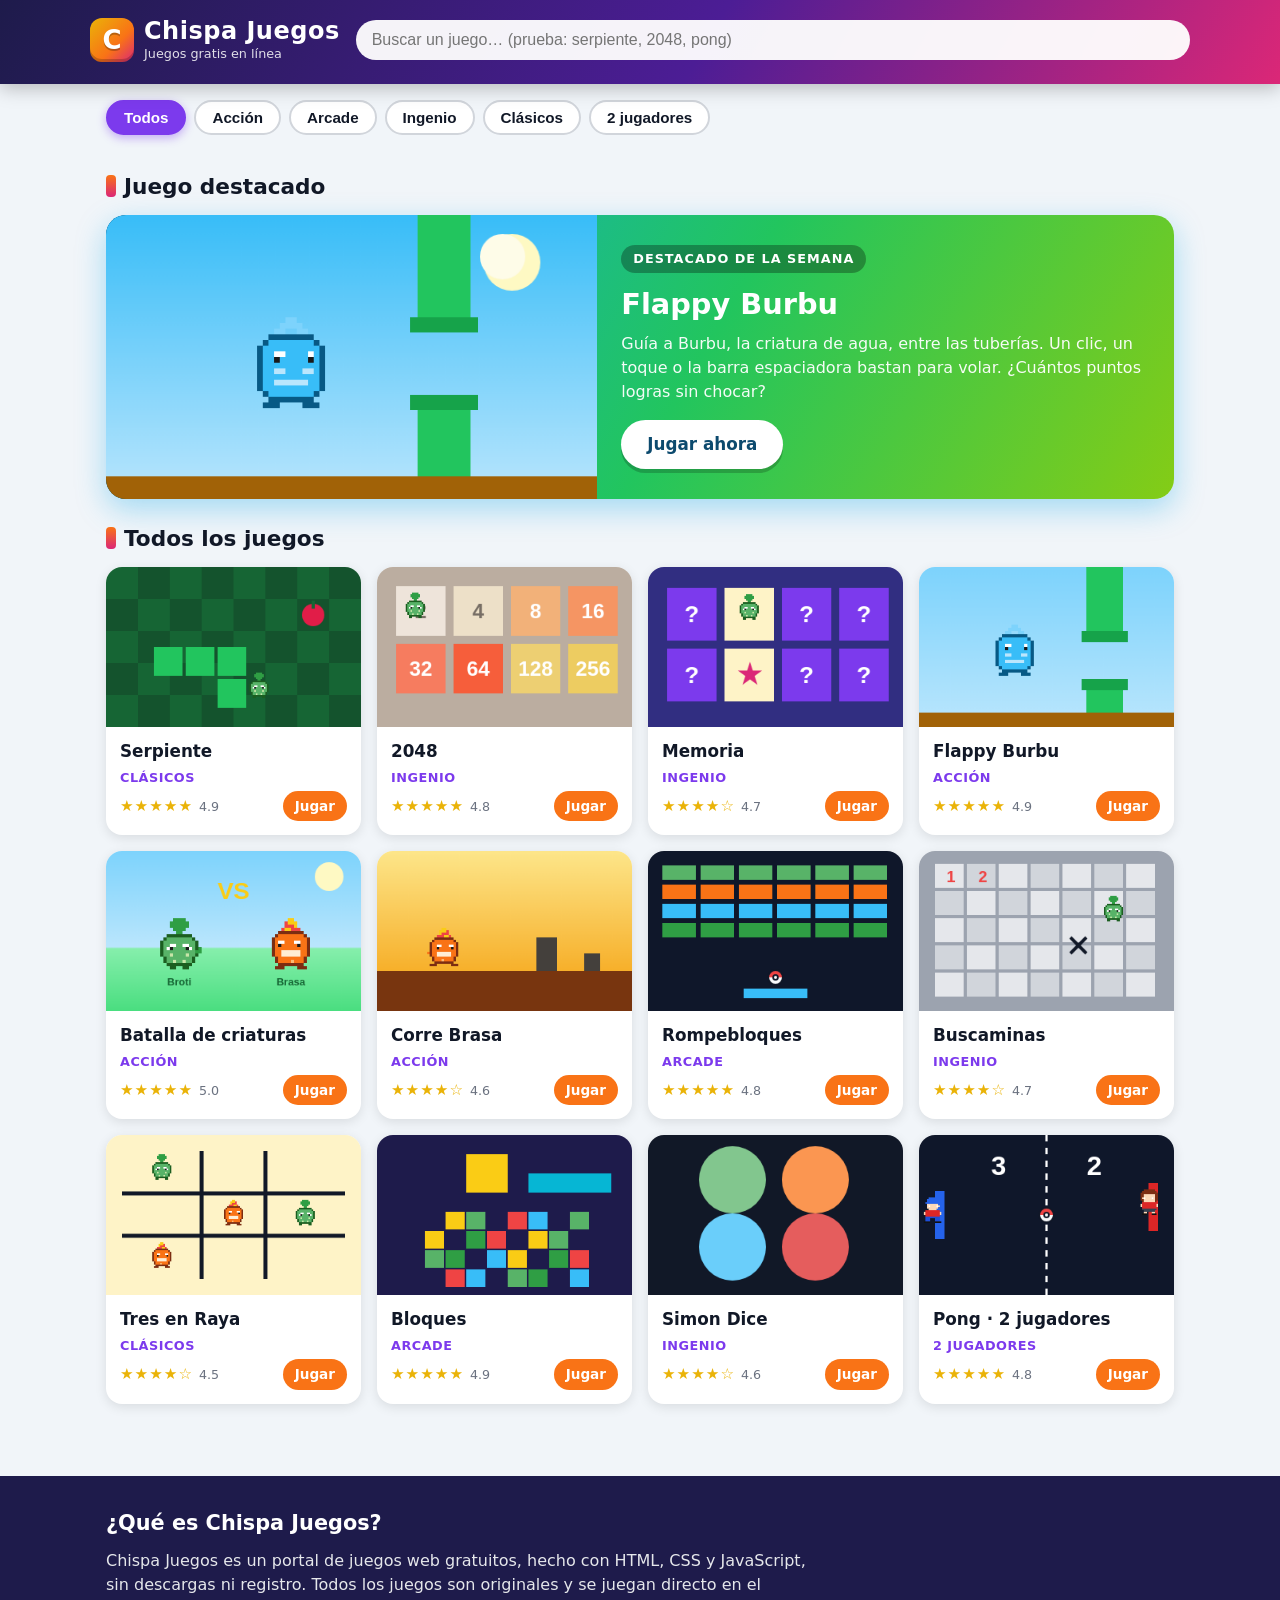
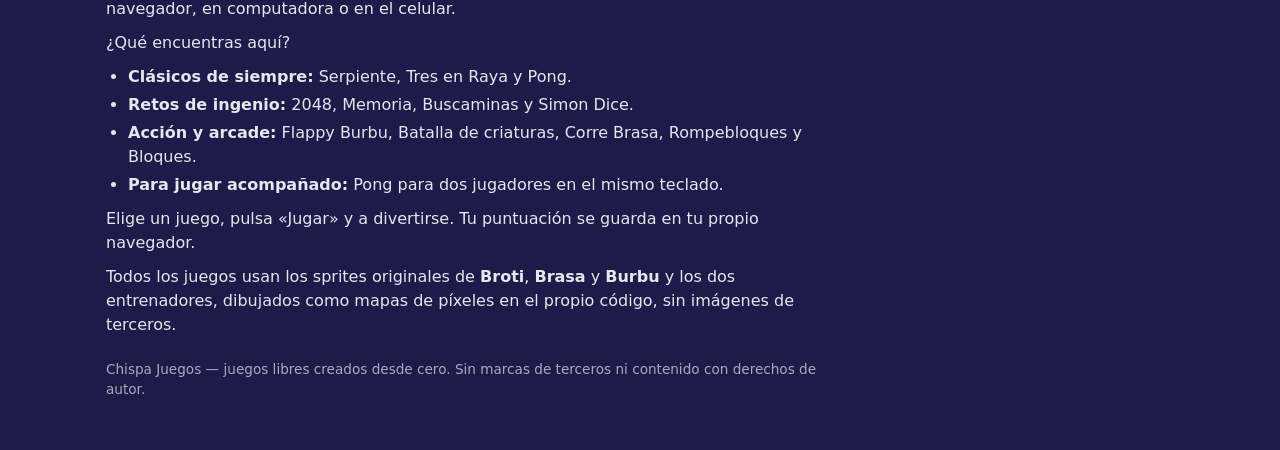
<file: index.html>
<!DOCTYPE html>
<html lang="es-MX">
<head>
<meta charset="UTF-8">
<meta name="viewport" content="width=device-width, initial-scale=1">
<title>Chispa Juegos — Juegos gratis en línea</title>
<meta name="description" content="Chispa Juegos: juega gratis en línea a la serpiente, 2048, memoria, flappy burbu, batalla de criaturas, buscaminas, tetris y más. Sin descargas ni registro.">
<link rel="stylesheet" href="styles.css">
</head>
<body>

<header>
  <div class="header-inner">
    <a class="logo" href="index.html">
      <span class="logo-mark">C</span>
      <span class="logo-text"><strong>Chispa Juegos</strong><span>Juegos gratis en línea</span></span>
    </a>
    <div class="search-box">
      <input type="search" id="search" placeholder="Buscar un juego… (prueba: serpiente, 2048, pong)" aria-label="Buscar un juego">
    </div>
  </div>
</header>

<nav class="categories" id="categories" aria-label="Categorías de juegos">
  <button class="chip active" data-cat="todos">Todos</button>
  <button class="chip" data-cat="accion">Acción</button>
  <button class="chip" data-cat="arcade">Arcade</button>
  <button class="chip" data-cat="ingenio">Ingenio</button>
  <button class="chip" data-cat="clasicos">Clásicos</button>
  <button class="chip" data-cat="2-jugadores">2 jugadores</button>
</nav>

<main>
  <!-- Juego destacado -->
  <section>
    <h2>Juego destacado</h2>
    <div class="featured">
      <canvas id="featured-canvas" width="520" height="300" aria-label="Burbu volando entre tuberías"></canvas>
      <div class="featured-body">
        <span class="tag">Destacado de la semana</span>
        <h3>Flappy Burbu</h3>
        <p>Guía a Burbu, la criatura de agua, entre las tuberías. Un clic, un toque o la barra espaciadora bastan para volar. ¿Cuántos puntos logras sin chocar?</p>
        <a class="play-btn" href="juegos/flappy.html">Jugar ahora</a>
      </div>
    </div>
  </section>

  <!-- Rejilla de juegos -->
  <section>
    <h2>Todos los juegos</h2>
    <div class="grid" id="grid">

      <a class="card" href="juegos/serpiente.html" data-cat="clasicos" data-name="serpiente snake clásicos">
        <canvas class="thumb" data-game="serpiente" width="320" height="200"></canvas>
        <div class="card-body">
          <h3>Serpiente</h3>
          <span class="card-cat">Clásicos</span>
          <div class="card-meta"><span class="stars">★★★★★ <small>4.9</small></span><span class="card-play">Jugar</span></div>
        </div>
      </a>

      <a class="card" href="juegos/2048.html" data-cat="ingenio" data-name="2048 números ingenio">
        <canvas class="thumb" data-game="2048" width="320" height="200"></canvas>
        <div class="card-body">
          <h3>2048</h3>
          <span class="card-cat">Ingenio</span>
          <div class="card-meta"><span class="stars">★★★★★ <small>4.8</small></span><span class="card-play">Jugar</span></div>
        </div>
      </a>

      <a class="card" href="juegos/memoria.html" data-cat="ingenio" data-name="memoria pares cartas ingenio">
        <canvas class="thumb" data-game="memoria" width="320" height="200"></canvas>
        <div class="card-body">
          <h3>Memoria</h3>
          <span class="card-cat">Ingenio</span>
          <div class="card-meta"><span class="stars">★★★★☆ <small>4.7</small></span><span class="card-play">Jugar</span></div>
        </div>
      </a>

      <a class="card" href="juegos/flappy.html" data-cat="accion" data-name="flappy burbu acción volar">
        <canvas class="thumb" data-game="flappy" width="320" height="200"></canvas>
        <div class="card-body">
          <h3>Flappy Burbu</h3>
          <span class="card-cat">Acción</span>
          <div class="card-meta"><span class="stars">★★★★★ <small>4.9</small></span><span class="card-play">Jugar</span></div>
        </div>
      </a>

      <a class="card" href="juegos/batalla.html" data-cat="accion" data-name="batalla criaturas rpg acción broti brasa burbu">
        <canvas class="thumb" data-game="batalla" width="320" height="200"></canvas>
        <div class="card-body">
          <h3>Batalla de criaturas</h3>
          <span class="card-cat">Acción</span>
          <div class="card-meta"><span class="stars">★★★★★ <small>5.0</small></span><span class="card-play">Jugar</span></div>
        </div>
      </a>

      <a class="card" href="juegos/corredor.html" data-cat="accion" data-name="corre brasa acción saltar">
        <canvas class="thumb" data-game="corredor" width="320" height="200"></canvas>
        <div class="card-body">
          <h3>Corre Brasa</h3>
          <span class="card-cat">Acción</span>
          <div class="card-meta"><span class="stars">★★★★☆ <small>4.6</small></span><span class="card-play">Jugar</span></div>
        </div>
      </a>

      <a class="card" href="juegos/rompebloques.html" data-cat="arcade" data-name="rompebloques breakout ladrillos arcade paleta">
        <canvas class="thumb" data-game="rompebloques" width="320" height="200"></canvas>
        <div class="card-body">
          <h3>Rompebloques</h3>
          <span class="card-cat">Arcade</span>
          <div class="card-meta"><span class="stars">★★★★★ <small>4.8</small></span><span class="card-play">Jugar</span></div>
        </div>
      </a>

      <a class="card" href="juegos/buscaminas.html" data-cat="ingenio" data-name="buscaminas minas ingenio">
        <canvas class="thumb" data-game="buscaminas" width="320" height="200"></canvas>
        <div class="card-body">
          <h3>Buscaminas</h3>
          <span class="card-cat">Ingenio</span>
          <div class="card-meta"><span class="stars">★★★★☆ <small>4.7</small></span><span class="card-play">Jugar</span></div>
        </div>
      </a>

      <a class="card" href="juegos/tres-en-raya.html" data-cat="clasicos" data-name="tres en raya gato computadora clásicos">
        <canvas class="thumb" data-game="tres-en-raya" width="320" height="200"></canvas>
        <div class="card-body">
          <h3>Tres en Raya</h3>
          <span class="card-cat">Clásicos</span>
          <div class="card-meta"><span class="stars">★★★★☆ <small>4.5</small></span><span class="card-play">Jugar</span></div>
        </div>
      </a>

      <a class="card" href="juegos/bloques.html" data-cat="arcade" data-name="bloques tetris piezas líneas arcade">
        <canvas class="thumb" data-game="bloques" width="320" height="200"></canvas>
        <div class="card-body">
          <h3>Bloques</h3>
          <span class="card-cat">Arcade</span>
          <div class="card-meta"><span class="stars">★★★★★ <small>4.9</small></span><span class="card-play">Jugar</span></div>
        </div>
      </a>

      <a class="card" href="juegos/simon.html" data-cat="ingenio" data-name="simon dice colores sonidos memoria ingenio">
        <canvas class="thumb" data-game="simon" width="320" height="200"></canvas>
        <div class="card-body">
          <h3>Simon Dice</h3>
          <span class="card-cat">Ingenio</span>
          <div class="card-meta"><span class="stars">★★★★☆ <small>4.6</small></span><span class="card-play">Jugar</span></div>
        </div>
      </a>

      <a class="card" href="juegos/pong.html" data-cat="2-jugadores" data-name="pong dos jugadores versus">
        <canvas class="thumb" data-game="pong" width="320" height="200"></canvas>
        <div class="card-body">
          <h3>Pong · 2 jugadores</h3>
          <span class="card-cat">2 jugadores</span>
          <div class="card-meta"><span class="stars">★★★★★ <small>4.8</small></span><span class="card-play">Jugar</span></div>
        </div>
      </a>

      <p class="empty" id="empty">No encontramos juegos con ese nombre. Prueba con otra palabra o elige una categoría.</p>
    </div>
  </section>
</main>

<footer>
  <div class="footer-inner">
    <h2>¿Qué es Chispa Juegos?</h2>
    <p>Chispa Juegos es un portal de juegos web gratuitos, hecho con HTML, CSS y JavaScript, sin descargas ni registro. Todos los juegos son originales y se juegan directo en el navegador, en computadora o en el celular.</p>
    <p>¿Qué encuentras aquí?</p>
    <ul>
      <li><strong>Clásicos de siempre:</strong> Serpiente, Tres en Raya y Pong.</li>
      <li><strong>Retos de ingenio:</strong> 2048, Memoria, Buscaminas y Simon Dice.</li>
      <li><strong>Acción y arcade:</strong> Flappy Burbu, Batalla de criaturas, Corre Brasa, Rompebloques y Bloques.</li>
      <li><strong>Para jugar acompañado:</strong> Pong para dos jugadores en el mismo teclado.</li>
    </ul>
    <p>Elige un juego, pulsa «Jugar» y a divertirse. Tu puntuación se guarda en tu propio navegador.</p>
    <p>Todos los juegos usan los sprites originales de <strong>Broti</strong>, <strong>Brasa</strong> y <strong>Burbu</strong> y los dos entrenadores, dibujados como mapas de píxeles en el propio código, sin imágenes de terceros.</p>
    <p class="footer-note">Chispa Juegos — juegos libres creados desde cero. Sin marcas de terceros ni contenido con derechos de autor.</p>
  </div>
</footer>

<script src="juegos/sprites.js"></script>
<script>
(function () {
  "use strict";
  var S = window.SPRITES;

  /* ---------- Miniaturas dibujadas en canvas ---------- */
  function rect(ctx, x, y, w, h, color) { ctx.fillStyle = color; ctx.fillRect(x, y, w, h); }
  function circle(ctx, x, y, r, color) { ctx.fillStyle = color; ctx.beginPath(); ctx.arc(x, y, r, 0, Math.PI * 2); ctx.fill(); }

  var painters = {
    serpiente: function (ctx, w, h) {
      rect(ctx, 0, 0, w, h, "#14532d");
      ctx.fillStyle = "#166534";
      for (var i = 0; i < w; i += 40) for (var j = 0; j < h; j += 40) if ((i + j) % 80 === 0) ctx.fillRect(i, j, 40, 40);
      var snake = [[60, 100], [100, 100], [140, 100], [140, 140]];
      snake.forEach(function (p) { rect(ctx, p[0], p[1], 36, 36, "#22c55e"); });
      circle(ctx, 260, 60, 14, "#e11d48"); rect(ctx, 258, 42, 4, 10, "#166534");
      ctx.imageSmoothingEnabled = false;
      S.drawCreature(ctx, "broti", "idle", 0, 176, 132, 2, false);
    },
    "2048": function (ctx, w, h) {
      rect(ctx, 0, 0, w, h, "#bbada0");
      var tiles = [[2, "#eee4da", "#776e65"], [4, "#ede0c8", "#776e65"], [8, "#f2b179", "#fff"], [16, "#f59563", "#fff"], [32, "#f67c5f", "#fff"], [64, "#f65e3b", "#fff"], [128, "#edcf72", "#fff"], [256, "#edcc61", "#fff"]];
      tiles.forEach(function (t, i) {
        var x = 24 + (i % 4) * 72, y = 24 + Math.floor(i / 4) * 72;
        rect(ctx, x, y, 62, 62, t[1]);
        ctx.fillStyle = t[2]; ctx.font = "bold 26px sans-serif"; ctx.textAlign = "center"; ctx.textBaseline = "middle";
        ctx.fillText(t[0], x + 31, y + 33);
      });
      ctx.imageSmoothingEnabled = false;
      S.drawCreature(ctx, "broti", "idle", 0, 32, 32, 2, false);
    },
    memoria: function (ctx, w, h) {
      rect(ctx, 0, 0, w, h, "#312e81");
      var syms = ["★", "♥", "♦", "♣"];
      for (var i = 0; i < 8; i++) {
        var x = 24 + (i % 4) * 72, y = 26 + Math.floor(i / 4) * 76;
        if (i === 1) {
          rect(ctx, x, y, 62, 66, "#fef3c7");
          ctx.imageSmoothingEnabled = false;
          S.drawCreature(ctx, "broti", "idle", 0, x + 15, y + 8, 2, false);
        } else if (i === 5) {
          rect(ctx, x, y, 62, 66, "#fef3c7");
          ctx.fillStyle = "#db2777"; ctx.font = "bold 34px sans-serif"; ctx.textAlign = "center"; ctx.textBaseline = "middle";
          ctx.fillText("★", x + 31, y + 35);
        } else {
          rect(ctx, x, y, 62, 66, "#7c3aed");
          ctx.fillStyle = "#fff"; ctx.font = "bold 30px sans-serif"; ctx.textAlign = "center"; ctx.textBaseline = "middle";
          ctx.fillText("?", x + 31, y + 35);
        }
      }
    },
    flappy: function (ctx, w, h) {
      var g = ctx.createLinearGradient(0, 0, 0, h);
      g.addColorStop(0, "#7dd3fc"); g.addColorStop(1, "#bae6fd");
      ctx.fillStyle = g; ctx.fillRect(0, 0, w, h);
      rect(ctx, 210, 0, 46, 90, "#22c55e"); rect(ctx, 204, 80, 58, 14, "#16a34a");
      rect(ctx, 210, 140, 46, 60, "#22c55e"); rect(ctx, 204, 140, 58, 14, "#16a34a");
      ctx.imageSmoothingEnabled = false;
      S.drawCreature(ctx, "burbu", "idle", 0, 88, 72, 4, false);
      rect(ctx, 0, h - 18, w, 18, "#a16207");
    },
    batalla: function (ctx, w, h) {
      var g = ctx.createLinearGradient(0, 0, 0, h);
      g.addColorStop(0, "#7dd3fc"); g.addColorStop(0.6, "#bae6fd"); g.addColorStop(0.61, "#86efac"); g.addColorStop(1, "#4ade80");
      ctx.fillStyle = g; ctx.fillRect(0, 0, w, h);
      ctx.fillStyle = "#fef9c3";
      ctx.beginPath(); ctx.arc(280, 32, 18, 0, Math.PI * 2); ctx.fill();
      ctx.imageSmoothingEnabled = false;
      S.drawCreature(ctx, "broti", "attack", 0, 60, 84, 4, false);
      S.drawCreature(ctx, "brasa", "idle", 0, 200, 84, 4, true);
      ctx.fillStyle = "#facc15";
      ctx.font = "bold 30px sans-serif"; ctx.textAlign = "center";
      ctx.fillText("VS", w / 2, 60);
      ctx.fillStyle = "#166534";
      ctx.font = "bold 13px sans-serif";
      ctx.fillText("Broti", 92, 168); ctx.fillText("Brasa", 232, 168);
    },
    corredor: function (ctx, w, h) {
      var g = ctx.createLinearGradient(0, 0, 0, h);
      g.addColorStop(0, "#fde68a"); g.addColorStop(1, "#f59e0b");
      ctx.fillStyle = g; ctx.fillRect(0, 0, w, h);
      rect(ctx, 0, 150, w, 50, "#78350f");
      ctx.imageSmoothingEnabled = false;
      S.drawCreature(ctx, "brasa", "walk", 0, 60, 96, 3, false);
      rect(ctx, 200, 118, 26, 32, "#44403c"); rect(ctx, 200, 108, 26, 12, "#44403c");
      rect(ctx, 260, 128, 20, 22, "#44403c");
    },
    rompebloques: function (ctx, w, h) {
      rect(ctx, 0, 0, w, h, "#0f172a");
      var colors = ["#58b368", "#f97316", "#38bdf8", "#2f9e44", "#fb923c"];
      for (var r = 0; r < 4; r++) for (var c = 0; c < 6; c++) rect(ctx, 18 + c * 48, 18 + r * 24, 42, 18, colors[r]);
      rect(ctx, 120, 172, 80, 12, "#38bdf8");
      ctx.save();
      ctx.beginPath(); ctx.arc(160, 158, 9, 0, Math.PI * 2); ctx.clip();
      ctx.fillStyle = "#ef4444"; ctx.fillRect(151, 149, 18, 9);
      ctx.fillStyle = "#f8fafc"; ctx.fillRect(151, 158, 18, 9);
      ctx.restore();
      ctx.strokeStyle = "#111827"; ctx.lineWidth = 2;
      ctx.beginPath(); ctx.arc(160, 158, 9, 0, Math.PI * 2); ctx.stroke();
      ctx.fillStyle = "#f8fafc"; ctx.beginPath(); ctx.arc(160, 158, 3, 0, Math.PI * 2); ctx.fill(); ctx.stroke();
    },
    buscaminas: function (ctx, w, h) {
      rect(ctx, 0, 0, w, h, "#9ca3af");
      for (var r = 0; r < 5; r++) for (var c = 0; c < 7; c++) {
        var x = 20 + c * 40, y = 16 + r * 34;
        rect(ctx, x, y, 36, 30, (r + c) % 2 ? "#d1d5db" : "#e5e7eb");
      }
      ctx.fillStyle = "#ef4444"; ctx.font = "bold 20px sans-serif"; ctx.textAlign = "center"; ctx.textBaseline = "middle";
      ctx.fillText("1", 40, 33); ctx.fillText("2", 80, 33);
      /* Trampa: una X negra */
      ctx.strokeStyle = "#111827"; ctx.lineWidth = 4;
      ctx.beginPath(); ctx.moveTo(190, 108); ctx.lineTo(210, 128); ctx.moveTo(210, 108); ctx.lineTo(190, 128); ctx.stroke();
      /* Marca: Broti, la criatura hoja */
      ctx.imageSmoothingEnabled = false;
      S.drawCreature(ctx, "broti", "idle", 0, 228, 56, 2, false);
    },
    "tres-en-raya": function (ctx, w, h) {
      rect(ctx, 0, 0, w, h, "#fef3c7");
      ctx.strokeStyle = "#111827"; ctx.lineWidth = 5;
      ctx.beginPath(); ctx.moveTo(120, 20); ctx.lineTo(120, 180); ctx.moveTo(200, 20); ctx.lineTo(200, 180);
      ctx.moveTo(20, 73); ctx.lineTo(300, 73); ctx.moveTo(20, 126); ctx.lineTo(300, 126); ctx.stroke();
      /* Broti contra Brasa, con sus sprites */
      ctx.imageSmoothingEnabled = false;
      S.drawCreature(ctx, "broti", "idle", 0, 54, 24, 2, false);
      S.drawCreature(ctx, "broti", "idle", 0, 234, 81, 2, false);
      S.drawCreature(ctx, "brasa", "idle", 0, 144, 81, 2, false);
      S.drawCreature(ctx, "brasa", "idle", 0, 54, 134, 2, false);
    },
    bloques: function (ctx, w, h) {
      rect(ctx, 0, 0, w, h, "#1e1b4b");
      var colors = ["#38bdf8", "#facc15", "#58b368", "#2f9e44", "#ef4444"];
      for (var r = 0; r < 4; r++) for (var c = 0; c < 8; c++) if ((r * 8 + c) % 3 !== 0) rect(ctx, 60 + c * 26, 96 + r * 24, 24, 22, colors[(r + c) % 5]);
      rect(ctx, 112, 24, 26, 24, "#facc15"); rect(ctx, 138, 24, 26, 24, "#facc15");
      rect(ctx, 112, 48, 26, 24, "#facc15"); rect(ctx, 138, 48, 26, 24, "#facc15");
      rect(ctx, 190, 48, 26, 24, "#06b6d4"); rect(ctx, 216, 48, 26, 24, "#06b6d4");
      rect(ctx, 242, 48, 26, 24, "#06b6d4"); rect(ctx, 268, 48, 26, 24, "#06b6d4");
    },
    simon: function (ctx, w, h) {
      rect(ctx, 0, 0, w, h, "#111827");
      var cols = ["#58b368", "#f97316", "#38bdf8", "#dc2626"];
      cols.forEach(function (c, i) {
        var x = 60 + (i % 2) * 104, y = 20 + Math.floor(i / 2) * 84;
        ctx.fillStyle = c; ctx.beginPath(); ctx.arc(x + 46, y + 36, 42, 0, Math.PI * 2); ctx.fill();
        ctx.fillStyle = "rgba(255,255,255,.25)"; ctx.beginPath(); ctx.arc(x + 46, y + 36, 42, 0, Math.PI * 2); ctx.fill();
      });
    },
    pong: function (ctx, w, h) {
      rect(ctx, 0, 0, w, h, "#0f172a");
      ctx.strokeStyle = "#fff"; ctx.setLineDash([8, 8]); ctx.lineWidth = 3;
      ctx.beginPath(); ctx.moveTo(w / 2, 0); ctx.lineTo(w / 2, h); ctx.stroke(); ctx.setLineDash([]);
      ctx.imageSmoothingEnabled = false;
      rect(ctx, 20, 70, 12, 60, "#2563eb"); rect(ctx, w - 32, 60, 12, 60, "#dc2626");
      S.drawTrainer(ctx, "chico", 0, 2, 78, 2, false);
      S.drawTrainer(ctx, "chica", 0, w - 46, 68, 2, false);
      /* Pokébola */
      ctx.save();
      ctx.beginPath(); ctx.arc(w / 2, 100, 9, 0, Math.PI * 2); ctx.clip();
      ctx.fillStyle = "#ef4444"; ctx.fillRect(w / 2 - 9, 91, 18, 9);
      ctx.fillStyle = "#f8fafc"; ctx.fillRect(w / 2 - 9, 100, 18, 9);
      ctx.restore();
      ctx.strokeStyle = "#111827"; ctx.lineWidth = 2;
      ctx.beginPath(); ctx.arc(w / 2, 100, 9, 0, Math.PI * 2); ctx.stroke();
      ctx.fillStyle = "#f8fafc"; ctx.beginPath(); ctx.arc(w / 2, 100, 3, 0, Math.PI * 2); ctx.fill(); ctx.stroke();
      ctx.fillStyle = "#fff"; ctx.font = "bold 34px sans-serif"; ctx.textAlign = "center";
      ctx.fillText("3", w / 2 - 60, 50); ctx.fillText("2", w / 2 + 60, 50);
    }
  };

  function drawThumb(cv) {
    var ctx = cv.getContext("2d");
    var fn = painters[cv.getAttribute("data-game")];
    if (fn) fn(ctx, cv.width, cv.height);
  }
  document.querySelectorAll("canvas.thumb").forEach(drawThumb);

  /* Miniatura grande del destacado: Burbu entre tuberías */
  (function () {
    var cv = document.getElementById("featured-canvas");
    var ctx = cv.getContext("2d"), w = cv.width, h = cv.height;
    var g = ctx.createLinearGradient(0, 0, 0, h);
    g.addColorStop(0, "#38bdf8"); g.addColorStop(1, "#bae6fd");
    ctx.fillStyle = g; ctx.fillRect(0, 0, w, h);
    circle(ctx, 430, 50, 30, "#fef9c3"); circle(ctx, 420, 44, 24, "#fefce8");
    rect(ctx, 330, 0, 56, 120, "#22c55e"); rect(ctx, 322, 108, 72, 16, "#16a34a");
    rect(ctx, 330, 190, 56, 110, "#22c55e"); rect(ctx, 322, 190, 72, 16, "#16a34a");
    ctx.imageSmoothingEnabled = false;
    S.drawCreature(ctx, "burbu", "idle", 0, 148, 108, 6, false);
    rect(ctx, 0, h - 24, w, 24, "#a16207");
  })();

  /* ---------- Buscador y filtros ---------- */
  var cards = Array.prototype.slice.call(document.querySelectorAll(".card"));
  var searchInput = document.getElementById("search");
  var emptyMsg = document.getElementById("empty");
  var activeCat = "todos";

  function applyFilters() {
    var q = searchInput.value.trim().toLowerCase();
    var visible = 0;
    cards.forEach(function (card) {
      var okCat = activeCat === "todos" || card.getAttribute("data-cat") === activeCat;
      var okText = !q || card.getAttribute("data-name").toLowerCase().indexOf(q) !== -1 ||
        card.querySelector("h3").textContent.toLowerCase().indexOf(q) !== -1;
      var show = okCat && okText;
      card.style.display = show ? "" : "none";
      if (show) visible++;
    });
    emptyMsg.style.display = visible === 0 ? "block" : "none";
  }

  searchInput.addEventListener("input", applyFilters);
  document.getElementById("categories").addEventListener("click", function (e) {
    var btn = e.target.closest(".chip");
    if (!btn) return;
    document.querySelectorAll(".chip").forEach(function (c) { c.classList.remove("active"); });
    btn.classList.add("active");
    activeCat = btn.getAttribute("data-cat");
    applyFilters();
  });
})();
</script>
</body>
</html>
</file>
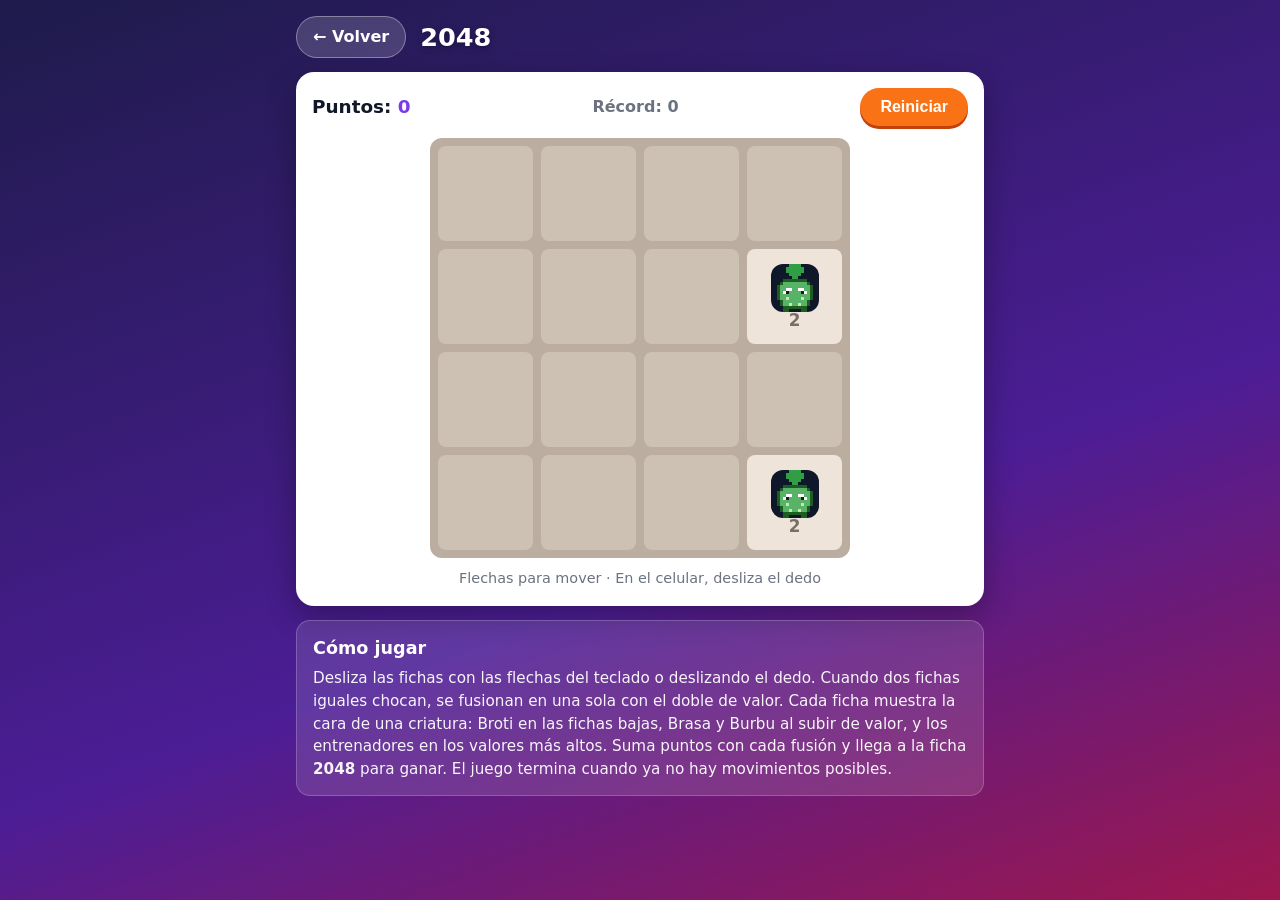
<file: juegos/2048.html>
<!DOCTYPE html>
<html lang="es-MX">
<head>
<meta charset="UTF-8">
<meta name="viewport" content="width=device-width, initial-scale=1">
<title>2048 — Chispa Juegos</title>
<link rel="stylesheet" href="juegos.css">
<style>
  #board { display: grid; grid-template-columns: repeat(4, 1fr); gap: 8px; background: #bbada0; padding: 8px; border-radius: 12px; max-width: 420px; margin: 0 auto; }
  .tile { aspect-ratio: 1; display: flex; flex-direction: column; align-items: center; justify-content: center; font-weight: 800; font-size: 1.5rem; border-radius: 8px; background: #cdc1b4; color: #776e65; }
  .tile canvas { width: 48px; height: 48px; image-rendering: pixelated; }
  .tile .num { font-size: 1.05rem; line-height: 1; }
  .tile.v2 { background: #eee4da; } .tile.v4 { background: #ede0c8; }
  .tile.v8 { background: #f2b179; color: #fff; } .tile.v16 { background: #f59563; color: #fff; }
  .tile.v32 { background: #f67c5f; color: #fff; } .tile.v64 { background: #f65e3b; color: #fff; }
  .tile.v128 { background: #edcf72; color: #fff; font-size: 1.25rem; } .tile.v256 { background: #edcc61; color: #fff; font-size: 1.25rem; }
  .tile.v512 { background: #edc850; color: #fff; font-size: 1.25rem; } .tile.v1024 { background: #edc53f; color: #fff; font-size: 1.1rem; }
  .tile.v2048 { background: #edc22e; color: #fff; font-size: 1.1rem; box-shadow: 0 0 12px #edc22e; }
  #board { touch-action: none; }
</style>
</head>
<body>
<div class="wrap">
  <div class="topbar"><a class="back" href="../index.html">← Volver</a><h1>2048</h1></div>
  <div class="panel">
    <div class="scorebar">
      <div class="score">Puntos: <span id="score">0</span></div>
      <div class="best">Récord: <span id="best">0</span></div>
      <button class="btn" id="restart">Reiniciar</button>
    </div>
    <div id="board"></div>
    <p class="hint">Flechas para mover · En el celular, desliza el dedo</p>
    <div class="message" id="message"></div>
  </div>
  <div class="instructions">
    <h2>Cómo jugar</h2>
    <p>Desliza las fichas con las flechas del teclado o deslizando el dedo. Cuando dos fichas iguales chocan, se fusionan en una sola con el doble de valor. Cada ficha muestra la cara de una criatura: Broti en las fichas bajas, Brasa y Burbu al subir de valor, y los entrenadores en los valores más altos. Suma puntos con cada fusión y llega a la ficha <strong>2048</strong> para ganar. El juego termina cuando ya no hay movimientos posibles.</p>
  </div>
</div>
<script src="sprites.js"></script>
<script>
(function () {
  "use strict";
  var S = window.SPRITES;
  /* Cara que muestra cada ficha según su valor */
  var FACES = { 2: "broti", 4: "broti", 8: "brasa", 16: "brasa", 32: "burbu", 64: "burbu", 128: "chico", 256: "chico", 512: "chica", 1024: "chica", 2048: "chica" };
  var boardEl = document.getElementById("board");
  var scoreEl = document.getElementById("score");
  var bestEl = document.getElementById("best");
  var msgEl = document.getElementById("message");
  var grid, score, best = 0, over = false, won = false;

  try { best = parseInt(localStorage.getItem("chispa-2048-best") || "0", 10) || 0; } catch (e) {}
  bestEl.textContent = best;

  function emptyCells() {
    var cells = [];
    for (var r = 0; r < 4; r++) for (var c = 0; c < 4; c++) if (!grid[r][c]) cells.push([r, c]);
    return cells;
  }

  function addTile() {
    var cells = emptyCells();
    if (!cells.length) return;
    var cell = cells[Math.floor(Math.random() * cells.length)];
    grid[cell[0]][cell[1]] = Math.random() < 0.9 ? 2 : 4;
  }

  function render() {
    boardEl.innerHTML = "";
    for (var r = 0; r < 4; r++) for (var c = 0; c < 4; c++) {
      var d = document.createElement("div");
      var v = grid[r][c];
      d.className = "tile" + (v ? " v" + v : "");
      if (v) {
        var cv = document.createElement("canvas");
        cv.width = 64; cv.height = 64;
        var c2 = cv.getContext("2d");
        c2.imageSmoothingEnabled = false;
        var face = FACES[v];
        if (face === "chico" || face === "chica") S.drawTrainer(c2, face, 0, 0, 0, 4, false);
        else S.drawCreature(c2, face, "idle", 0, 0, 0, 4, false);
        d.appendChild(cv);
        var n = document.createElement("span");
        n.className = "num";
        n.textContent = v;
        d.appendChild(n);
      }
      boardEl.appendChild(d);
    }
    scoreEl.textContent = score;
  }

  function slide(row) {
    var arr = row.filter(function (v) { return v; });
    for (var i = 0; i < arr.length - 1; i++) {
      if (arr[i] === arr[i + 1]) { arr[i] *= 2; score += arr[i]; arr.splice(i + 1, 1); }
    }
    while (arr.length < 4) arr.push(0);
    return arr;
  }

  function arraysEqual(a, b) { return a.every(function (v, i) { return v === b[i]; }); }

  function canMove() {
    if (emptyCells().length) return true;
    for (var r = 0; r < 4; r++) for (var c = 0; c < 4; c++) {
      if ((c < 3 && grid[r][c] === grid[r][c + 1]) || (r < 3 && grid[r][c] === grid[r + 1][c])) return true;
    }
    return false;
  }

  function move(dir) {
    if (over) return;
    var before = JSON.stringify(grid);
    if (dir === "left" || dir === "right") {
      for (var r = 0; r < 4; r++) {
        var row = grid[r].slice();
        if (dir === "right") row.reverse();
        row = slide(row);
        if (dir === "right") row.reverse();
        grid[r] = row;
      }
    } else {
      for (var c = 0; c < 4; c++) {
        var col = [grid[0][c], grid[1][c], grid[2][c], grid[3][c]];
        if (dir === "down") col.reverse();
        col = slide(col);
        if (dir === "down") col.reverse();
        for (var r2 = 0; r2 < 4; r2++) grid[r2][c] = col[r2];
      }
    }
    if (JSON.stringify(grid) !== before) {
      addTile();
      render();
      if (score > best) { best = score; bestEl.textContent = best; try { localStorage.setItem("chispa-2048-best", String(best)); } catch (e) {} }
      if (!won && grid.some(function (row) { return row.indexOf(2048) !== -1; })) {
        won = true;
        msgEl.textContent = "¡Ganaste! Llegaste al 2048. Puedes seguir jugando para sumar más puntos.";
        msgEl.className = "message show win";
      } else if (!canMove()) {
        over = true;
        msgEl.textContent = "Fin del juego: ya no hay movimientos. Hiciste " + score + " puntos.";
        msgEl.className = "message show lose";
      }
    }
  }

  function reset() {
    grid = [[0, 0, 0, 0], [0, 0, 0, 0], [0, 0, 0, 0], [0, 0, 0, 0]];
    score = 0; over = false; won = false;
    msgEl.className = "message"; msgEl.textContent = "";
    addTile(); addTile();
    render();
  }

  document.addEventListener("keydown", function (e) {
    var map = { ArrowLeft: "left", ArrowRight: "right", ArrowUp: "up", ArrowDown: "down" };
    if (map[e.key]) { move(map[e.key]); e.preventDefault(); }
  });

  var tx = 0, ty = 0;
  boardEl.addEventListener("touchstart", function (e) { tx = e.touches[0].clientX; ty = e.touches[0].clientY; e.preventDefault(); }, { passive: false });
  boardEl.addEventListener("touchend", function (e) {
    var dx = e.changedTouches[0].clientX - tx, dy = e.changedTouches[0].clientY - ty;
    if (Math.max(Math.abs(dx), Math.abs(dy)) < 20) return;
    if (Math.abs(dx) > Math.abs(dy)) move(dx > 0 ? "right" : "left");
    else move(dy > 0 ? "down" : "up");
    e.preventDefault();
  }, { passive: false });

  document.getElementById("restart").addEventListener("click", reset);
  reset();
})();
</script>
</body>
</html>
</file>
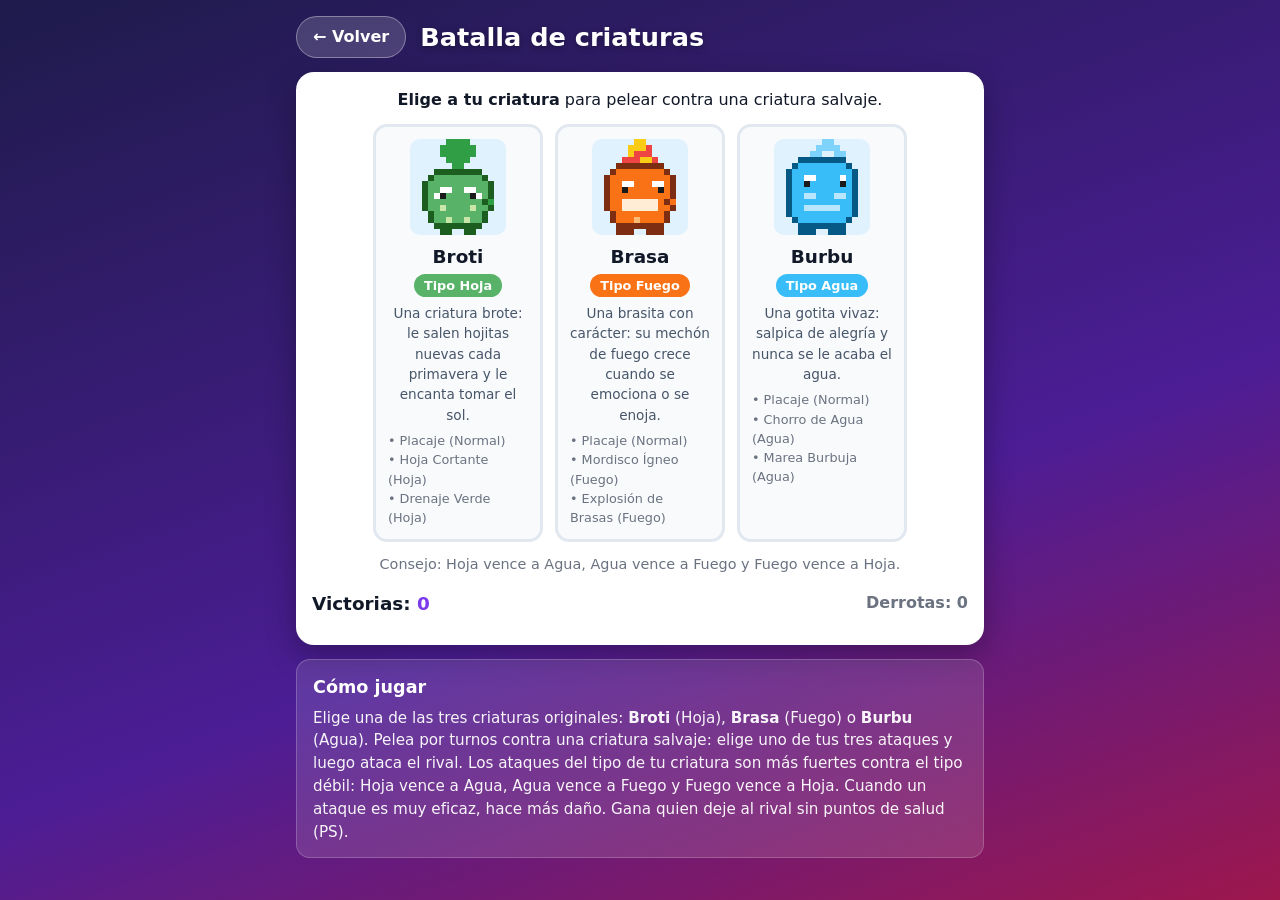
<file: juegos/batalla.html>
<!DOCTYPE html>
<html lang="es-MX">
<head>
<meta charset="UTF-8">
<meta name="viewport" content="width=device-width, initial-scale=1">
<title>Batalla de criaturas — Chispa Juegos</title>
<link rel="stylesheet" href="juegos.css">
<style>
  .pick-grid { display: flex; gap: 12px; flex-wrap: wrap; justify-content: center; margin: 12px 0; }
  .pick {
    background: #f8fafc; border: 3px solid #e2e8f0; border-radius: 14px;
    padding: 12px; width: 170px; text-align: center; cursor: pointer;
    transition: transform .12s ease, border-color .12s ease;
  }
  .pick:hover { transform: translateY(-3px); border-color: #f97316; }
  .pick canvas { background: #e0f2fe; border-radius: 10px; image-rendering: pixelated; }
  .pick h3 { margin: 8px 0 2px; font-size: 1.15rem; }
  .pick .type { display: inline-block; font-weight: 800; font-size: .8rem; color: #fff; padding: 2px 10px; border-radius: 999px; margin-bottom: 6px; }
  .pick p { font-size: .85rem; color: #475569; }
  .pick .attacks { font-size: .8rem; color: #6b7280; margin-top: 6px; text-align: left; }
  .hp-row { display: flex; align-items: center; gap: 8px; margin: 6px 0; font-weight: 700; font-size: .95rem; }
  .hp-row .who { min-width: 130px; text-align: left; }
  .hp-bar { flex: 1; height: 16px; background: #e5e7eb; border-radius: 999px; overflow: hidden; }
  .hp-fill { height: 100%; background: #22c55e; width: 100%; transition: width .4s ease, background .4s ease; }
  .hp-fill.low { background: #f59e0b; }
  .hp-fill.crit { background: #ef4444; }
  .hp-num { min-width: 64px; text-align: right; font-variant-numeric: tabular-nums; }
  .attack-grid { display: flex; gap: 10px; flex-wrap: wrap; justify-content: center; margin-top: 12px; }
  .attack-grid .btn { flex: 1 1 160px; }
  .attack-grid .btn small { display: block; font-weight: 600; font-size: .8rem; opacity: .9; }
  .log {
    background: #f8fafc; border: 1px solid #e2e8f0; border-radius: 10px;
    padding: 10px 12px; margin-top: 12px; min-height: 64px; font-size: .95rem; line-height: 1.5;
  }
  .log p { margin: 2px 0; }
  .log .eff { font-weight: 800; color: #b45309; }
  .center { text-align: center; }
  .hidden { display: none !important; }
</style>
<script src="sprites.js"></script>
</head>
<body>
<div class="wrap">
  <div class="topbar"><a class="back" href="../index.html">← Volver</a><h1>Batalla de criaturas</h1></div>
  <div class="panel">

    <!-- Pantalla de elección -->
    <div id="select-screen">
      <p class="center"><strong>Elige a tu criatura</strong> para pelear contra una criatura salvaje.</p>
      <div class="pick-grid" id="pick-grid"></div>
      <p class="hint">Consejo: Hoja vence a Agua, Agua vence a Fuego y Fuego vence a Hoja.</p>
    </div>

    <!-- Pantalla de batalla -->
    <div id="battle-screen" class="hidden">
      <div class="hp-row">
        <span class="who" id="player-name">—</span>
        <div class="hp-bar"><div class="hp-fill" id="player-hp"></div></div>
        <span class="hp-num" id="player-hp-num">100/100</span>
      </div>
      <div class="hp-row">
        <span class="who" id="wild-name">—</span>
        <div class="hp-bar"><div class="hp-fill" id="wild-hp"></div></div>
        <span class="hp-num" id="wild-hp-num">100/100</span>
      </div>
      <canvas id="game" width="600" height="300"></canvas>
      <div class="attack-grid" id="attack-grid"></div>
      <div class="log" id="log"></div>
      <div class="center" style="margin-top:12px">
        <button class="btn secondary" id="again">Otra batalla</button>
        <button class="btn" id="restart">Elegir otra criatura</button>
      </div>
    </div>

    <div class="scorebar" style="margin-top:14px">
      <div class="score">Victorias: <span id="wins">0</span></div>
      <div class="best">Derrotas: <span id="losses">0</span></div>
    </div>
    <div class="message" id="message"></div>
  </div>
  <div class="instructions">
    <h2>Cómo jugar</h2>
    <p>Elige una de las tres criaturas originales: <strong>Broti</strong> (Hoja), <strong>Brasa</strong> (Fuego) o <strong>Burbu</strong> (Agua). Pelea por turnos contra una criatura salvaje: elige uno de tus tres ataques y luego ataca el rival. Los ataques del tipo de tu criatura son más fuertes contra el tipo débil: Hoja vence a Agua, Agua vence a Fuego y Fuego vence a Hoja. Cuando un ataque es muy eficaz, hace más daño. Gana quien deje al rival sin puntos de salud (PS).</p>
  </div>
</div>
<script>
(function () {
  "use strict";
  var S = window.SPRITES;
  var canvas = document.getElementById("game");
  var ctx = canvas.getContext("2d");
  ctx.imageSmoothingEnabled = false;
  var logEl = document.getElementById("log");
  var msgEl = document.getElementById("message");
  var attackGrid = document.getElementById("attack-grid");
  var selectScreen = document.getElementById("select-screen");
  var battleScreen = document.getElementById("battle-screen");
  var W = 600, H = 300, SCALE = 6, SIZE = 16 * SCALE;
  var player = null, wild = null, state = "select", busy = false;
  var anim = null, flash = null, t0 = Date.now();
  var wins = 0, losses = 0, raf = null;

  try { wins = parseInt(localStorage.getItem("chispa-batalla-victorias") || "0", 10) || 0; } catch (e) {}
  try { losses = parseInt(localStorage.getItem("chispa-batalla-derrotas") || "0", 10) || 0; } catch (e) {}
  document.getElementById("wins").textContent = wins;
  document.getElementById("losses").textContent = losses;

  function saveRecord() {
    try { localStorage.setItem("chispa-batalla-victorias", String(wins)); } catch (e) {}
    try { localStorage.setItem("chispa-batalla-derrotas", String(losses)); } catch (e) {}
  }

  /* ---------- Pantalla de elección ---------- */
  var pickGrid = document.getElementById("pick-grid");
  var pickCanvases = {};
  Object.keys(S.CREATURES).forEach(function (id) {
    var c = S.CREATURES[id];
    var card = document.createElement("div");
    card.className = "pick";
    card.innerHTML =
      '<canvas width="96" height="96"></canvas>' +
      '<h3>' + c.name + '</h3>' +
      '<span class="type" style="background:' + c.color + '">Tipo ' + c.type + '</span>' +
      '<p>' + c.desc + '</p>' +
      '<div class="attacks">' + c.attacks.map(function (a) { return "• " + a.name + " (" + a.type + ")"; }).join("<br>") + '</div>';
    card.addEventListener("click", function () { startBattle(id); });
    pickGrid.appendChild(card);
    pickCanvases[id] = card.querySelector("canvas");
  });

  function drawPickSprites(now) {
    if (state !== "select") return;
    Object.keys(pickCanvases).forEach(function (id) {
      var cv = pickCanvases[id], c2 = cv.getContext("2d");
      c2.imageSmoothingEnabled = false;
      c2.clearRect(0, 0, 96, 96);
      var step = Math.floor(now / 500) % 2;
      S.drawCreature(c2, id, "walk", step, 0, 0, 6, false);
    });
  }

  /* ---------- Batalla ---------- */
  function makeFighter(id) {
    var c = S.CREATURES[id];
    return { id: id, name: c.name, type: c.type, hp: 100, max: 100, attacks: c.attacks };
  }

  function startBattle(playerId) {
    var ids = Object.keys(S.CREATURES);
    var wildId = ids[Math.floor(Math.random() * ids.length)];
    player = makeFighter(playerId);
    wild = makeFighter(wildId);
    wild.hp = 95; wild.max = 95;
    state = "fight"; busy = false; anim = null; flash = null;
    selectScreen.classList.add("hidden");
    battleScreen.classList.remove("hidden");
    msgEl.className = "message"; msgEl.textContent = "";
    document.getElementById("player-name").textContent = player.name + " (tú) · Nv. 5";
    document.getElementById("wild-name").textContent = "Salvaje: " + wild.name + " · Nv. 5";
    buildAttackButtons();
    logEl.innerHTML = "<p>¡Apareció una criatura salvaje: <strong>" + wild.name + "</strong>!</p><p>¿Qué debe hacer " + player.name + "?</p>";
    updateHP();
  }

  function buildAttackButtons() {
    attackGrid.innerHTML = "";
    player.attacks.forEach(function (a) {
      var b = document.createElement("button");
      b.className = "btn";
      b.innerHTML = a.name + "<small>" + a.type + " · " + a.desc + "</small>";
      b.addEventListener("click", function () { if (!busy && state === "fight") playerTurn(a); });
      attackGrid.appendChild(b);
    });
  }

  function hpFill(el, hp, max) {
    var pct = Math.max(0, hp / max * 100);
    el.style.width = pct + "%";
    el.className = "hp-fill" + (pct <= 20 ? " crit" : pct <= 50 ? " low" : "");
  }

  function updateHP() {
    hpFill(document.getElementById("player-hp"), player.hp, player.max);
    hpFill(document.getElementById("wild-hp"), wild.hp, wild.max);
    document.getElementById("player-hp-num").textContent = Math.max(0, player.hp) + "/" + player.max;
    document.getElementById("wild-hp-num").textContent = Math.max(0, wild.hp) + "/" + wild.max;
  }

  function log(html) {
    var p = document.createElement("p");
    p.innerHTML = html;
    logEl.appendChild(p);
    while (logEl.children.length > 5) logEl.removeChild(logEl.firstChild);
  }

  function doAttack(attacker, defender, attack) {
    var eff = S.effectiveness(attack.type, defender.type);
    var base = attack.min + Math.floor(Math.random() * (attack.max - attack.min + 1));
    var dmg = Math.max(1, Math.round(base * eff));
    defender.hp = Math.max(0, defender.hp - dmg);
    var who = attacker === player ? "player" : "wild";
    anim = { who: who, t0: Date.now() };
    flash = { who: who === "player" ? "wild" : "player", t0: Date.now() + 180 };
    log("<strong>" + attacker.name + "</strong> usó <strong>" + attack.name + "</strong>. " + defender.name + " perdió " + dmg + " PS.");
    if (eff > 1) log('<span class="eff">¡Es muy eficaz!</span>');
    else if (eff < 1) log('<span class="eff">No es muy eficaz…</span>');
    if (attack.heal) {
      attacker.hp = Math.min(attacker.max, attacker.hp + attack.heal);
      log("<strong>" + attacker.name + "</strong> recuperó " + attack.heal + " PS.");
    }
    updateHP();
    return defender.hp <= 0;
  }

  function playerTurn(attack) {
    busy = true;
    var ko = doAttack(player, wild, attack);
    if (ko) { endBattle(true); return; }
    setTimeout(wildTurn, 900);
  }

  function wildTurn() {
    if (state !== "fight") { busy = false; return; }
    var attack = wild.attacks[Math.floor(Math.random() * wild.attacks.length)];
    var ko = doAttack(wild, player, attack);
    if (ko) { endBattle(false); return; }
    busy = false;
  }

  function endBattle(won) {
    state = "over";
    busy = true;
    if (won) {
      wins++; saveRecord();
      document.getElementById("wins").textContent = wins;
      msgEl.textContent = "¡Ganaste! " + player.name + " venció a la criatura salvaje.";
      msgEl.className = "message show win";
      log("<p><strong>¡Victoria!</strong> La criatura salvaje se fue.</p>");
    } else {
      losses++; saveRecord();
      document.getElementById("losses").textContent = losses;
      msgEl.textContent = "Derrota: " + player.name + " se quedó sin PS. ¡Inténtalo de nuevo!";
      msgEl.className = "message show lose";
      log("<p><strong>Derrota…</strong> Tu criatura ya no puede pelear.</p>");
    }
  }

  document.getElementById("again").addEventListener("click", function () {
    if (player) startBattle(player.id);
  });
  document.getElementById("restart").addEventListener("click", function () {
    state = "select";
    battleScreen.classList.add("hidden");
    selectScreen.classList.remove("hidden");
    msgEl.className = "message"; msgEl.textContent = "";
  });

  /* ---------- Dibujo ---------- */
  function drawField() {
    var g = ctx.createLinearGradient(0, 0, 0, H);
    g.addColorStop(0, "#7dd3fc"); g.addColorStop(0.55, "#bae6fd"); g.addColorStop(0.56, "#86efac"); g.addColorStop(1, "#4ade80");
    ctx.fillStyle = g; ctx.fillRect(0, 0, W, H);
    ctx.fillStyle = "#fef9c3";
    ctx.beginPath(); ctx.arc(520, 45, 24, 0, Math.PI * 2); ctx.fill();
    ctx.fillStyle = "rgba(255,255,255,.75)";
    ctx.fillRect(80, 40, 90, 14); ctx.fillRect(100, 52, 60, 10);
    ctx.fillStyle = "#15803d";
    ctx.beginPath(); ctx.ellipse(150, 250, 90, 10, 0, 0, Math.PI * 2); ctx.fill();
    ctx.beginPath(); ctx.ellipse(450, 250, 90, 10, 0, 0, Math.PI * 2); ctx.fill();
    ctx.fillStyle = "#166534";
    ctx.font = "bold 15px sans-serif"; ctx.textAlign = "center";
    ctx.fillText("Tú", 150, 275);
    ctx.fillText("Salvaje", 450, 275);
  }

  function drawSpriteFighter(f, x, y, now, lunge, flashing) {
    var bob = Math.sin(now / 300) * 3;
    var frame = Math.floor(now / 500) % 2;
    var dx = lunge ? Math.sin(lunge * Math.PI) * 34 * (f === player ? 1 : -1) : 0;
    ctx.save();
    if (flashing) ctx.globalAlpha = 0.35 + 0.35 * Math.sin(now / 60);
    S.drawCreature(ctx, f.id, "walk", frame, x + dx - SIZE / 2, y + bob - SIZE / 2, SCALE, f === wild);
    ctx.restore();
  }

  function loop() {
    var now = Date.now();
    if (state === "select") {
      drawPickSprites(now);
    } else {
      drawField();
      var lungeP = 0, lungeW = 0, flashP = false, flashW = false;
      if (anim) {
        var p = (now - anim.t0) / 350;
        if (p >= 1) anim = null;
        else if (anim.who === "player") lungeP = p;
        else lungeW = p;
      }
      if (flash) {
        var fp = (now - flash.t0) / 300;
        if (fp >= 1) flash = null;
        else if (fp > 0) {
          if (flash.who === "player") flashP = true; else flashW = true;
        }
      }
      // Entrenador detrás de tu criatura
      var tStep = Math.floor(now / 600) % 2;
      S.drawTrainer(ctx, "chico", tStep, 52, 150, 5, false);
      drawSpriteFighter(player, 150, 200, now, lungeP, flashP);
      drawSpriteFighter(wild, 450, 200, now, lungeW, flashW);
    }
    raf = requestAnimationFrame(loop);
  }

  raf = requestAnimationFrame(loop);
})();
</script>
</body>
</html>
</file>
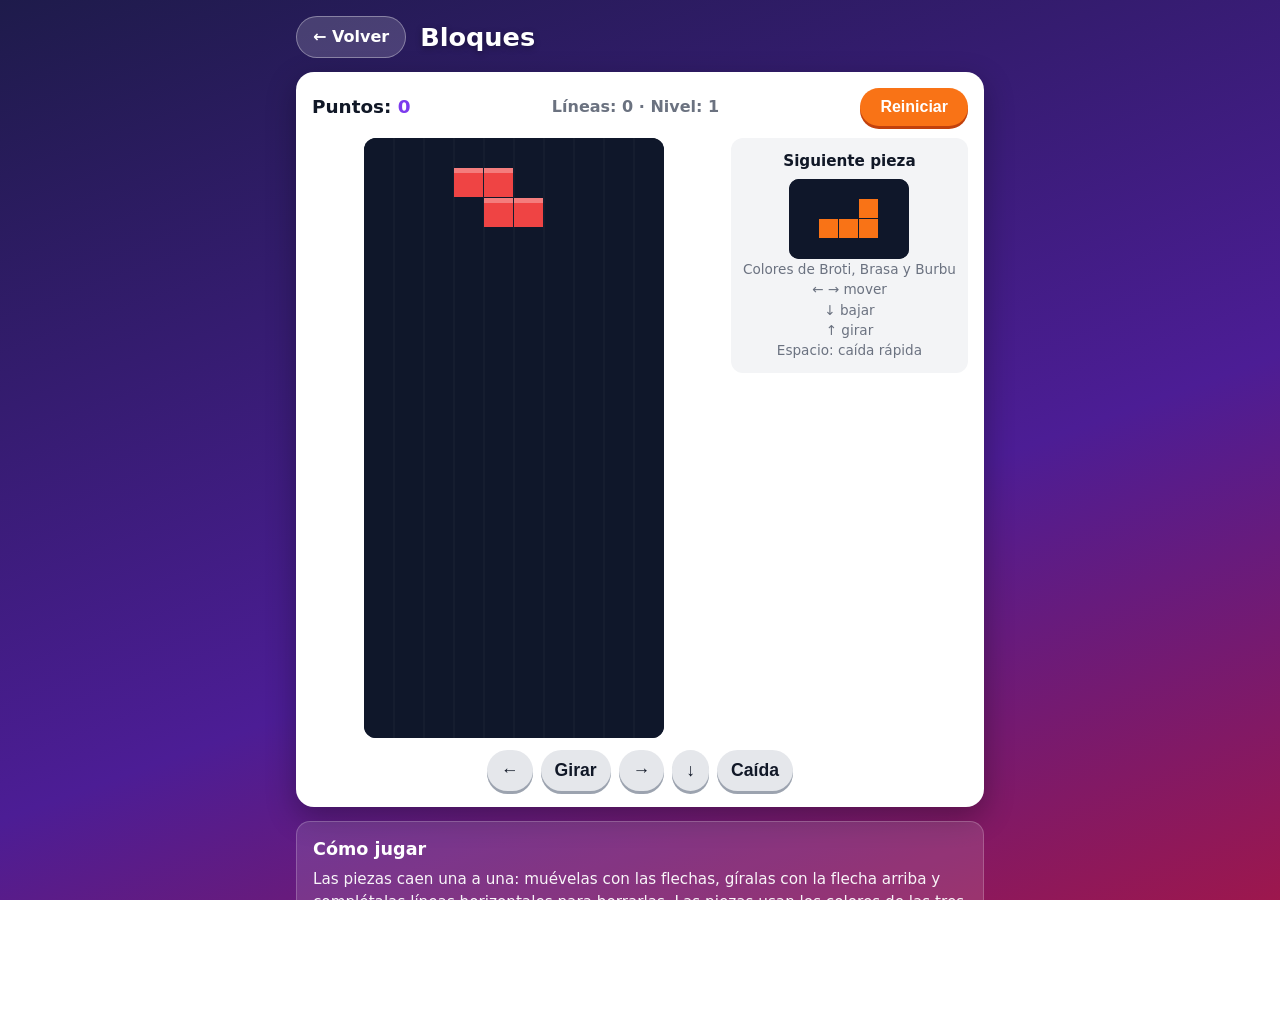
<file: juegos/bloques.html>
<!DOCTYPE html>
<html lang="es-MX">
<head>
<meta charset="UTF-8">
<meta name="viewport" content="width=device-width, initial-scale=1">
<title>Bloques — Chispa Juegos</title>
<link rel="stylesheet" href="juegos.css">
<style>
  .tetris-wrap { display: flex; gap: 14px; justify-content: center; align-items: flex-start; flex-wrap: wrap; }
  #next { background: #0f172a; border-radius: 10px; }
  .side { background: #f3f4f6; border-radius: 12px; padding: 12px; text-align: center; color: #111827; min-width: 130px; }
  .side h3 { font-size: .95rem; margin-bottom: 6px; }
  .side p { font-size: .85rem; color: #6b7280; }
  .touch-row { display: flex; gap: 8px; justify-content: center; margin-top: 12px; flex-wrap: wrap; }
  .touch-row .btn { padding: 10px 14px; font-size: 1.1rem; }
</style>
</head>
<body>
<div class="wrap">
  <div class="topbar"><a class="back" href="../index.html">← Volver</a><h1>Bloques</h1></div>
  <div class="panel">
    <div class="scorebar">
      <div class="score">Puntos: <span id="score">0</span></div>
      <div class="best">Líneas: <span id="lines">0</span> · Nivel: <span id="level">1</span></div>
      <button class="btn" id="restart">Reiniciar</button>
    </div>
    <div class="tetris-wrap">
      <canvas id="game" width="300" height="600"></canvas>
      <div class="side">
        <h3>Siguiente pieza</h3>
        <canvas id="next" width="120" height="80"></canvas>
        <p>Colores de Broti, Brasa y Burbu</p>
        <p>← → mover<br>↓ bajar<br>↑ girar<br>Espacio: caída rápida</p>
      </div>
    </div>
    <div class="touch-row">
      <button class="btn secondary" data-act="left">←</button>
      <button class="btn secondary" data-act="rotate">Girar</button>
      <button class="btn secondary" data-act="right">→</button>
      <button class="btn secondary" data-act="down">↓</button>
      <button class="btn secondary" data-act="drop">Caída</button>
    </div>
    <div class="message" id="message"></div>
  </div>
  <div class="instructions">
    <h2>Cómo jugar</h2>
    <p>Las piezas caen una a una: muévelas con las flechas, gíralas con la flecha arriba y complétalas líneas horizontales para borrarlas. Las piezas usan los colores de las tres criaturas: verde de Broti, naranja de Brasa y azul de Burbu. Cada línea vale 100 puntos, y cada 10 líneas subes de nivel y todo cae más rápido. Si las piezas llegan arriba, se acaba el juego. En el celular usa los botones de abajo.</p>
  </div>
</div>
<script src="sprites.js"></script>
<script>
(function () {
  "use strict";
  var S = window.SPRITES;
  var canvas = document.getElementById("game");
  var ctx = canvas.getContext("2d");
  var nextCv = document.getElementById("next");
  var nctx = nextCv.getContext("2d");
  var scoreEl = document.getElementById("score");
  var linesEl = document.getElementById("lines");
  var levelEl = document.getElementById("level");
  var msgEl = document.getElementById("message");
  var COLS = 10, ROWS = 20, CELL = 30;
  /* Piezas con los colores de las tres criaturas */
  var SHAPES = {
    I: { m: [[1, 1, 1, 1]], c: S.CREATURES.burbu.color },
    O: { m: [[1, 1], [1, 1]], c: "#facc15" },
    T: { m: [[0, 1, 0], [1, 1, 1]], c: S.CREATURES.broti.color },
    S: { m: [[0, 1, 1], [1, 1, 0]], c: "#2f9e44" },
    Z: { m: [[1, 1, 0], [0, 1, 1]], c: "#ef4444" },
    J: { m: [[1, 0, 0], [1, 1, 1]], c: "#0ea5e9" },
    L: { m: [[0, 0, 1], [1, 1, 1]], c: S.CREATURES.brasa.color }
  };
  var KEYS = Object.keys(SHAPES);
  var board, cur, next, score, lines, level, over, dropTimer = 0, last = 0, raf = null;

  function emptyBoard() {
    var b = [];
    for (var r = 0; r < ROWS; r++) b.push(new Array(COLS).fill(0));
    return b;
  }

  function randomPiece() {
    var k = KEYS[Math.floor(Math.random() * KEYS.length)];
    return { m: SHAPES[k].m.map(function (row) { return row.slice(); }), c: SHAPES[k].c, x: 3, y: 0 };
  }

  function reset() {
    board = emptyBoard();
    score = 0; lines = 0; level = 1; over = false;
    scoreEl.textContent = "0"; linesEl.textContent = "0"; levelEl.textContent = "1";
    msgEl.className = "message"; msgEl.textContent = "";
    cur = randomPiece();
    next = randomPiece();
    last = performance.now();
    if (raf) cancelAnimationFrame(raf);
    raf = requestAnimationFrame(loop);
  }

  function collides(m, px, py) {
    for (var r = 0; r < m.length; r++) for (var c = 0; c < m[r].length; c++) {
      if (!m[r][c]) continue;
      var x = px + c, y = py + r;
      if (x < 0 || x >= COLS || y >= ROWS) return true;
      if (y >= 0 && board[y][x]) return true;
    }
    return false;
  }

  function lock() {
    cur.m.forEach(function (row, r) {
      row.forEach(function (v, c) {
        if (v && cur.y + r >= 0) board[cur.y + r][cur.x + c] = cur.c;
      });
    });
    var cleared = 0;
    for (var r = ROWS - 1; r >= 0; r--) {
      if (board[r].every(function (v) { return v; })) {
        board.splice(r, 1);
        board.unshift(new Array(COLS).fill(0));
        cleared++;
        r++;
      }
    }
    if (cleared) {
      score += [0, 100, 300, 500, 800][cleared];
      lines += cleared;
      level = Math.floor(lines / 10) + 1;
      scoreEl.textContent = score;
      linesEl.textContent = lines;
      levelEl.textContent = level;
    }
    cur = next;
    next = randomPiece();
    if (collides(cur.m, cur.x, cur.y)) {
      over = true;
      msgEl.textContent = "Fin del juego: las piezas llegaron arriba. Hiciste " + score + " puntos con " + lines + " líneas.";
      msgEl.className = "message show lose";
    }
  }

  function move(dx) { if (!over && !collides(cur.m, cur.x + dx, cur.y)) cur.x += dx; }
  function rotate() {
    if (over) return;
    var m = cur.m[0].map(function (_, i) { return cur.m.map(function (row) { return row[i]; }).reverse(); });
    if (!collides(m, cur.x, cur.y)) cur.m = m;
  }
  function softDrop() { if (!over && !collides(cur.m, cur.x, cur.y + 1)) { cur.y++; score++; scoreEl.textContent = score; } }
  function hardDrop() { if (over) return; while (!collides(cur.m, cur.x, cur.y + 1)) cur.y++; lock(); }

  function drawCell(c, x, y, s) {
    c.fillStyle = s;
    c.fillRect(x, y, CELL - 1, CELL - 1);
    c.fillStyle = "rgba(255,255,255,.3)";
    c.fillRect(x, y, CELL - 1, 5);
  }

  function draw() {
    ctx.fillStyle = "#0f172a"; ctx.fillRect(0, 0, 300, 600);
    ctx.strokeStyle = "rgba(255,255,255,.06)";
    for (var i = 1; i < COLS; i++) { ctx.beginPath(); ctx.moveTo(i * CELL, 0); ctx.lineTo(i * CELL, 600); ctx.stroke(); }
    for (var r = 0; r < ROWS; r++) for (var c = 0; c < COLS; c++) if (board[r][c]) drawCell(ctx, c * CELL, r * CELL, board[r][c]);
    if (!over) cur.m.forEach(function (row, r2) {
      row.forEach(function (v, c2) { if (v) drawCell(ctx, (cur.x + c2) * CELL, (cur.y + r2) * CELL, cur.c); });
    });
    nctx.fillStyle = "#0f172a"; nctx.fillRect(0, 0, 120, 80);
    var offX = (120 - next.m[0].length * 20) / 2, offY = (80 - next.m.length * 20) / 2;
    next.m.forEach(function (row, r3) {
      row.forEach(function (v, c3) {
        if (!v) return;
        nctx.fillStyle = next.c;
        nctx.fillRect(offX + c3 * 20, offY + r3 * 20, 19, 19);
      });
    });
  }

  function loop(t) {
    if (!over) {
      var interval = Math.max(120, 800 - (level - 1) * 70);
      if (t - last > interval) {
        if (!collides(cur.m, cur.x, cur.y + 1)) cur.y++;
        else lock();
        last = t;
      }
    }
    draw();
    raf = requestAnimationFrame(loop);
  }

  document.addEventListener("keydown", function (e) {
    if (e.key === "ArrowLeft") { move(-1); e.preventDefault(); }
    else if (e.key === "ArrowRight") { move(1); e.preventDefault(); }
    else if (e.key === "ArrowDown") { softDrop(); e.preventDefault(); }
    else if (e.key === "ArrowUp") { rotate(); e.preventDefault(); }
    else if (e.code === "Space") { hardDrop(); e.preventDefault(); }
  });

  document.querySelectorAll(".touch-row .btn").forEach(function (btn) {
    btn.addEventListener("click", function () {
      var act = btn.getAttribute("data-act");
      if (act === "left") move(-1);
      else if (act === "right") move(1);
      else if (act === "rotate") rotate();
      else if (act === "down") softDrop();
      else if (act === "drop") hardDrop();
    });
  });

  document.getElementById("restart").addEventListener("click", reset);
  reset();
})();
</script>
</body>
</html>
</file>
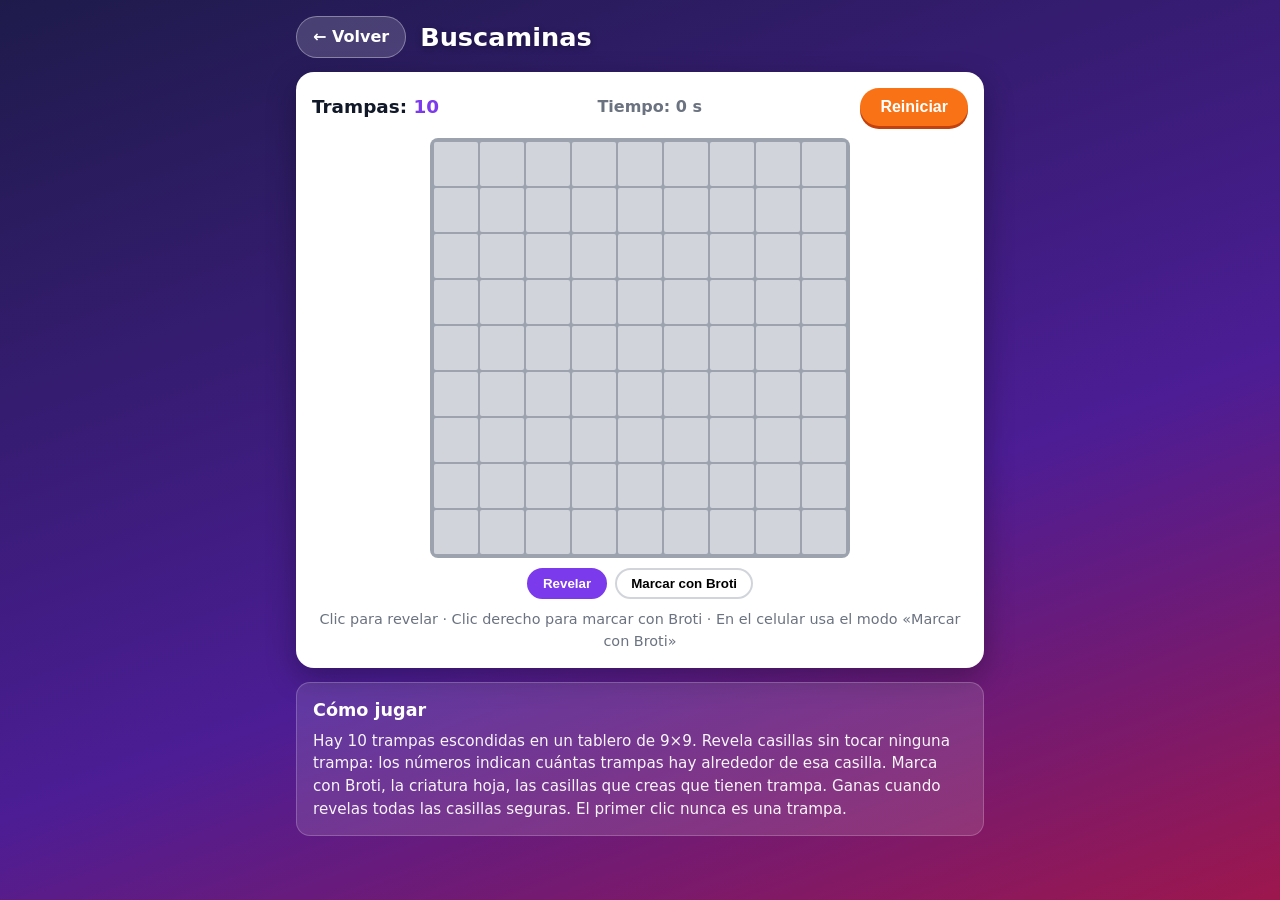
<file: juegos/buscaminas.html>
<!DOCTYPE html>
<html lang="es-MX">
<head>
<meta charset="UTF-8">
<meta name="viewport" content="width=device-width, initial-scale=1">
<title>Buscaminas — Chispa Juegos</title>
<link rel="stylesheet" href="juegos.css">
<style>
  #board { display: grid; grid-template-columns: repeat(9, 1fr); gap: 2px; max-width: 420px; margin: 0 auto; background: #9ca3af; padding: 4px; border-radius: 8px; }
  .cell { aspect-ratio: 1; background: #d1d5db; border: none; font-weight: 800; font-size: 1rem; cursor: pointer; padding: 0; color: #111827; border-radius: 2px; display: flex; align-items: center; justify-content: center; }
  .cell canvas { width: 82%; height: 82%; image-rendering: pixelated; }
  .cell:hover { background: #e5e7eb; }
  .cell.open { background: #f3f4f6; cursor: default; }
  .cell.flag { color: #dc2626; }
  .cell.mine { background: #fecaca; }
  .n1 { color: #2563eb; } .n2 { color: #16a34a; } .n3 { color: #dc2626; }
  .n4 { color: #7c3aed; } .n5 { color: #b45309; } .n6 { color: #0891b2; }
  .n7 { color: #111827; } .n8 { color: #6b7280; }
  .mode-row { display: flex; gap: 8px; justify-content: center; margin-top: 10px; }
  .mode-btn { border: 2px solid #d1d5db; background: #fff; border-radius: 999px; padding: 6px 14px; font-weight: 700; cursor: pointer; }
  .mode-btn.active { background: #7c3aed; color: #fff; border-color: #7c3aed; }
</style>
</head>
<body>
<div class="wrap">
  <div class="topbar"><a class="back" href="../index.html">← Volver</a><h1>Buscaminas</h1></div>
  <div class="panel">
    <div class="scorebar">
      <div class="score">Trampas: <span id="mines">10</span></div>
      <div class="best">Tiempo: <span id="time">0</span> s</div>
      <button class="btn" id="restart">Reiniciar</button>
    </div>
    <div id="board"></div>
    <div class="mode-row">
      <button class="mode-btn active" id="mode-reveal">Revelar</button>
      <button class="mode-btn" id="mode-flag">Marcar con Broti</button>
    </div>
    <p class="hint">Clic para revelar · Clic derecho para marcar con Broti · En el celular usa el modo «Marcar con Broti»</p>
    <div class="message" id="message"></div>
  </div>
  <div class="instructions">
    <h2>Cómo jugar</h2>
    <p>Hay 10 trampas escondidas en un tablero de 9×9. Revela casillas sin tocar ninguna trampa: los números indican cuántas trampas hay alrededor de esa casilla. Marca con Broti, la criatura hoja, las casillas que creas que tienen trampa. Ganas cuando revelas todas las casillas seguras. El primer clic nunca es una trampa.</p>
  </div>
</div>
<script src="sprites.js"></script>
<script>
(function () {
  "use strict";
  var S = window.SPRITES;
  var SIZE = 9, MINES = 10;
  var boardEl = document.getElementById("board");
  var minesEl = document.getElementById("mines");
  var timeEl = document.getElementById("time");
  var msgEl = document.getElementById("message");
  var grid, revealed, flags, started, over, seconds, timer = null, mode = "reveal";

  function reset() {
    grid = []; revealed = 0; flags = 0; started = false; over = false; seconds = 0;
    minesEl.textContent = MINES;
    timeEl.textContent = "0";
    msgEl.className = "message"; msgEl.textContent = "";
    clearInterval(timer);
    boardEl.innerHTML = "";
    for (var r = 0; r < SIZE; r++) {
      grid.push([]);
      for (var c = 0; c < SIZE; c++) {
        grid[r].push({ mine: false, count: 0, open: false, flag: false });
        var btn = document.createElement("button");
        btn.className = "cell";
        btn.setAttribute("data-r", r);
        btn.setAttribute("data-c", c);
        btn.setAttribute("aria-label", "Casilla fila " + (r + 1) + " columna " + (c + 1));
        btn.addEventListener("click", function () { onCell(+this.getAttribute("data-r"), +this.getAttribute("data-c")); });
        btn.addEventListener("contextmenu", function (e) {
          e.preventDefault();
          toggleFlag(+this.getAttribute("data-r"), +this.getAttribute("data-c"));
        });
        boardEl.appendChild(btn);
      }
    }
  }

  function placeMines(safeR, safeC) {
    var placed = 0;
    while (placed < MINES) {
      var r = Math.floor(Math.random() * SIZE), c = Math.floor(Math.random() * SIZE);
      if (grid[r][c].mine || (Math.abs(r - safeR) <= 1 && Math.abs(c - safeC) <= 1)) continue;
      grid[r][c].mine = true;
      placed++;
    }
    for (var r2 = 0; r2 < SIZE; r2++) for (var c2 = 0; c2 < SIZE; c2++) {
      if (grid[r2][c2].mine) continue;
      var n = 0;
      neighbors(r2, c2).forEach(function (p) { if (grid[p[0]][p[1]].mine) n++; });
      grid[r2][c2].count = n;
    }
  }

  function neighbors(r, c) {
    var out = [];
    for (var dr = -1; dr <= 1; dr++) for (var dc = -1; dc <= 1; dc++) {
      if (!dr && !dc) continue;
      var nr = r + dr, nc = c + dc;
      if (nr >= 0 && nr < SIZE && nc >= 0 && nc < SIZE) out.push([nr, nc]);
    }
    return out;
  }

  function cellEl(r, c) { return boardEl.children[r * SIZE + c]; }

  function startTimer() {
    timer = setInterval(function () { seconds++; timeEl.textContent = seconds; }, 1000);
  }

  function onCell(r, c) {
    if (over) return;
    var cell = grid[r][c];
    if (cell.open) return;
    if (mode === "flag") { toggleFlag(r, c); return; }
    if (cell.flag) return;
    if (!started) { started = true; placeMines(r, c); startTimer(); }
    reveal(r, c);
  }

  function reveal(r, c) {
    var cell = grid[r][c];
    if (cell.open || cell.flag) return;
    cell.open = true;
    revealed++;
    var el = cellEl(r, c);
    el.classList.add("open");
    if (cell.mine) {
      el.classList.add("mine");
      el.textContent = "✖";
      return gameOver(false);
    }
    if (cell.count > 0) { el.textContent = cell.count; el.classList.add("n" + cell.count); }
    else neighbors(r, c).forEach(function (p) { reveal(p[0], p[1]); });
    if (revealed === SIZE * SIZE - MINES) gameOver(true);
  }

  function toggleFlag(r, c) {
    if (over) return;
    var cell = grid[r][c];
    if (cell.open) return;
    cell.flag = !cell.flag;
    flags += cell.flag ? 1 : -1;
    var el = cellEl(r, c);
    /* La marca es Broti, la criatura hoja, dibujado con su sprite */
    el.textContent = "";
    if (cell.flag) {
      var cv = document.createElement("canvas");
      cv.width = 32; cv.height = 32;
      var c2 = cv.getContext("2d");
      c2.imageSmoothingEnabled = false;
      S.drawCreature(c2, "broti", "idle", 0, 0, 0, 2, false);
      el.appendChild(cv);
    }
    el.classList.toggle("flag", cell.flag);
    minesEl.textContent = MINES - flags;
  }

  function gameOver(win) {
    over = true;
    clearInterval(timer);
    for (var r = 0; r < SIZE; r++) for (var c = 0; c < SIZE; c++) {
      if (grid[r][c].mine) {
        var el = cellEl(r, c);
        el.textContent = "✖";
        el.classList.add("mine");
      }
    }
    if (win) {
      msgEl.textContent = "¡Ganaste! Despejaste el campo en " + seconds + " segundos.";
      msgEl.className = "message show win";
    } else {
      msgEl.textContent = "¡Boom! Tocaste una trampa. Pulsa Reiniciar para intentarlo de nuevo.";
      msgEl.className = "message show lose";
    }
  }

  document.getElementById("mode-reveal").addEventListener("click", function () {
    mode = "reveal";
    this.classList.add("active");
    document.getElementById("mode-flag").classList.remove("active");
  });
  document.getElementById("mode-flag").addEventListener("click", function () {
    mode = "flag";
    this.classList.add("active");
    document.getElementById("mode-reveal").classList.remove("active");
  });
  document.getElementById("restart").addEventListener("click", reset);
  reset();
})();
</script>
</body>
</html>
</file>
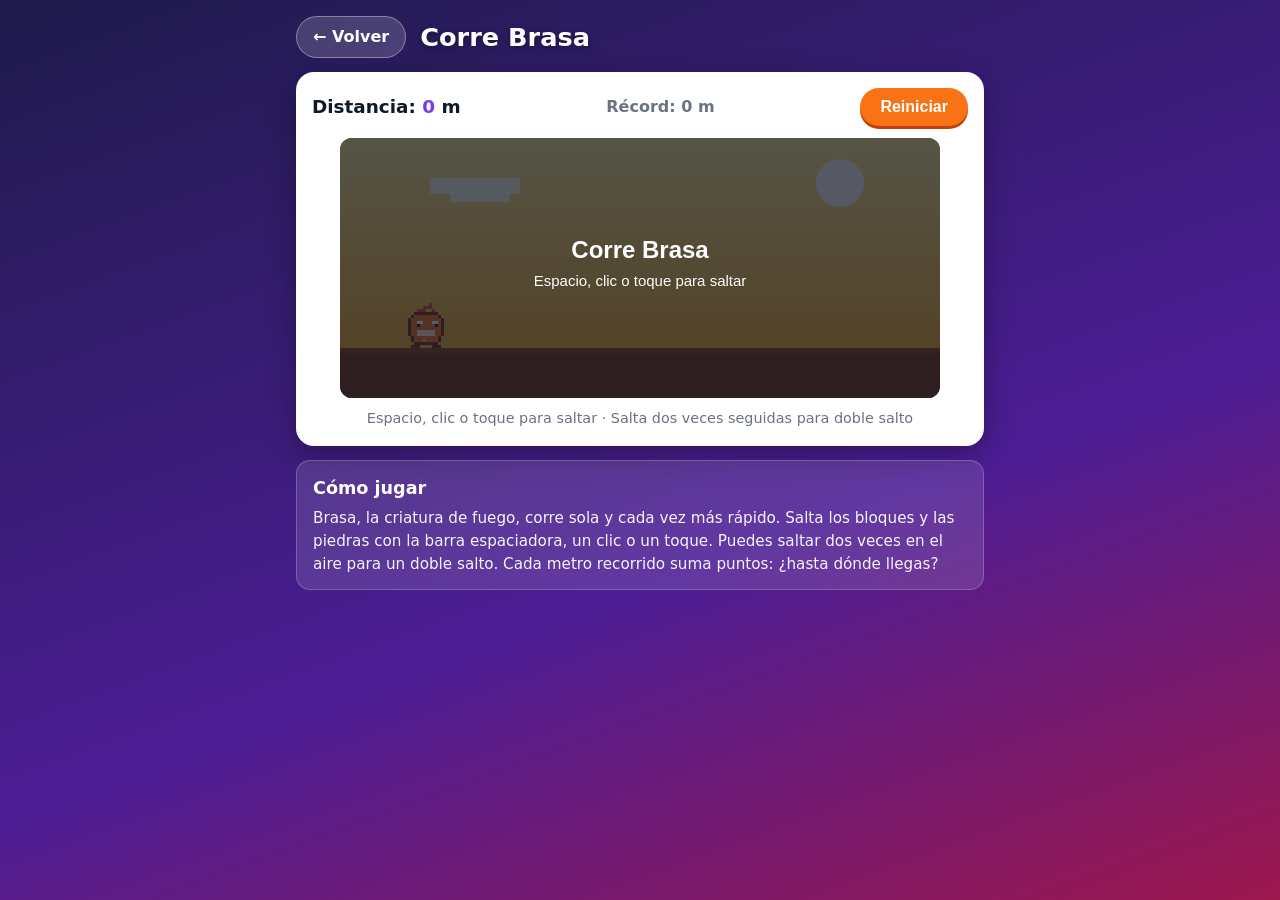
<file: juegos/corredor.html>
<!DOCTYPE html>
<html lang="es-MX">
<head>
<meta charset="UTF-8">
<meta name="viewport" content="width=device-width, initial-scale=1">
<title>Corre Brasa — Chispa Juegos</title>
<link rel="stylesheet" href="juegos.css">
</head>
<body>
<div class="wrap">
  <div class="topbar"><a class="back" href="../index.html">← Volver</a><h1>Corre Brasa</h1></div>
  <div class="panel">
    <div class="scorebar">
      <div class="score">Distancia: <span id="score">0</span> m</div>
      <div class="best">Récord: <span id="best">0</span> m</div>
      <button class="btn" id="restart">Reiniciar</button>
    </div>
    <canvas id="game" width="600" height="260"></canvas>
    <p class="hint">Espacio, clic o toque para saltar · Salta dos veces seguidas para doble salto</p>
    <div class="message" id="message"></div>
  </div>
  <div class="instructions">
    <h2>Cómo jugar</h2>
    <p>Brasa, la criatura de fuego, corre sola y cada vez más rápido. Salta los bloques y las piedras con la barra espaciadora, un clic o un toque. Puedes saltar dos veces en el aire para un doble salto. Cada metro recorrido suma puntos: ¿hasta dónde llegas?</p>
  </div>
</div>
<script src="sprites.js"></script>
<script>
(function () {
  "use strict";
  var S = window.SPRITES;
  var canvas = document.getElementById("game");
  var ctx = canvas.getContext("2d");
  var scoreEl = document.getElementById("score");
  var bestEl = document.getElementById("best");
  var msgEl = document.getElementById("message");
  var W = 600, H = 260, GROUND_Y = 210;
  var player, obstacles, distance, speed, frame, state, best = 0, raf = null, jumps = 0;

  try { best = parseInt(localStorage.getItem("chispa-corredor-best") || "0", 10) || 0; } catch (e) {}
  bestEl.textContent = best;

  function reset() {
    player = { x: 70, y: GROUND_Y - 44, w: 32, h: 44, vy: 0 };
    obstacles = [];
    distance = 0; speed = 4.2; frame = 0; state = "ready"; jumps = 0;
    scoreEl.textContent = "0";
    msgEl.className = "message"; msgEl.textContent = "";
    if (raf) cancelAnimationFrame(raf);
    raf = requestAnimationFrame(loop);
  }

  function jump() {
    if (state === "ready") { state = "playing"; return; }
    if (state === "over") { reset(); return; }
    if (jumps < 2) { player.vy = -12.5; jumps++; }
  }

  function update() {
    frame++;
    if (state !== "playing") return;
    distance += speed * 0.06;
    speed = 4.2 + Math.min(distance * 0.012, 6);
    player.vy += 0.7;
    player.y += player.vy;
    if (player.y >= GROUND_Y - player.h) { player.y = GROUND_Y - player.h; player.vy = 0; jumps = 0; }
    if (frame % Math.max(55, 110 - Math.floor(distance / 20)) === 0) {
      var tall = Math.random() < 0.35;
      obstacles.push({ x: W, w: 22 + Math.random() * 14, h: tall ? 58 : 34 });
    }
    obstacles.forEach(function (o) { o.x -= speed; });
    obstacles = obstacles.filter(function (o) { return o.x + o.w > 0; });
    var hit = obstacles.some(function (o) {
      return player.x + player.w - 6 > o.x && player.x + 6 < o.x + o.w &&
        player.y + player.h - 4 > GROUND_Y - o.h;
    });
    var m = Math.floor(distance);
    scoreEl.textContent = m;
    if (m > best) { best = m; bestEl.textContent = best; try { localStorage.setItem("chispa-corredor-best", String(best)); } catch (e) {} }
    if (hit) {
      state = "over";
      msgEl.textContent = "¡Brasa se estrelló! Recorriste " + m + " metros. Toca la pantalla o pulsa Reiniciar para correr de nuevo.";
      msgEl.className = "message show lose";
    }
  }

  function draw() {
    var g = ctx.createLinearGradient(0, 0, 0, H);
    g.addColorStop(0, "#fde68a"); g.addColorStop(1, "#f59e0b");
    ctx.fillStyle = g; ctx.fillRect(0, 0, W, H);
    ctx.fillStyle = "#fff7ed";
    ctx.beginPath(); ctx.arc(500, 45, 24, 0, Math.PI * 2); ctx.fill();
    ctx.fillStyle = "rgba(255,255,255,.7)";
    ctx.fillRect(90, 40, 90, 16); ctx.fillRect(110, 52, 60, 12);
    ctx.fillStyle = "#78350f"; ctx.fillRect(0, GROUND_Y, W, H - GROUND_Y);
    ctx.fillStyle = "#92400e"; ctx.fillRect(0, GROUND_Y, W, 5);
    obstacles.forEach(function (o) {
      ctx.fillStyle = "#44403c";
      ctx.fillRect(o.x, GROUND_Y - o.h, o.w, o.h);
      ctx.fillStyle = "#78716c";
      ctx.fillRect(o.x + 3, GROUND_Y - o.h + 4, o.w - 6, 6);
    });
    /* Brasa, la criatura de fuego, dibujada con su sprite pixel-art */
    var onGround = player.y >= GROUND_Y - player.h;
    var step = Math.floor(frame / 8) % 2;
    ctx.imageSmoothingEnabled = false;
    if (state === "playing" && onGround) {
      S.drawCreature(ctx, "brasa", "walk", step, player.x - 8, player.y - 4, 3, false);
    } else {
      S.drawCreature(ctx, "brasa", "idle", 0, player.x - 8, player.y - 4, 3, false);
    }
    if (state === "ready") {
      ctx.fillStyle = "rgba(15,23,42,.7)";
      ctx.fillRect(0, 0, W, H);
      ctx.fillStyle = "#fff"; ctx.font = "bold 24px sans-serif"; ctx.textAlign = "center";
      ctx.fillText("Corre Brasa", W / 2, H / 2 - 10);
      ctx.font = "15px sans-serif";
      ctx.fillText("Espacio, clic o toque para saltar", W / 2, H / 2 + 18);
    }
  }

  function loop() { update(); draw(); raf = requestAnimationFrame(loop); }

  canvas.addEventListener("pointerdown", function (e) { jump(); e.preventDefault(); });
  document.addEventListener("keydown", function (e) {
    if (e.code === "Space" || e.key === "ArrowUp") { jump(); e.preventDefault(); }
  });
  document.getElementById("restart").addEventListener("click", reset);
  reset();
})();
</script>
</body>
</html>
</file>
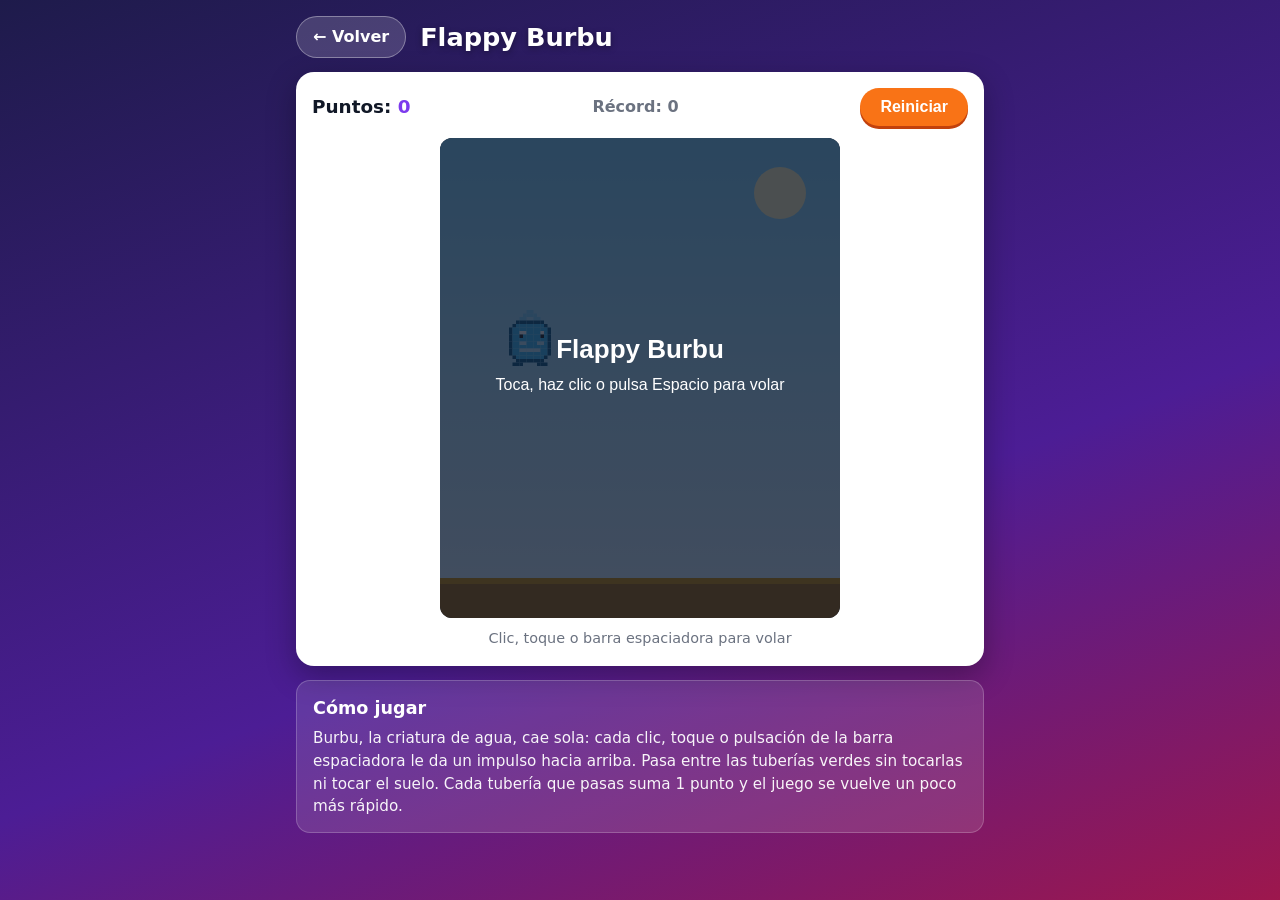
<file: juegos/flappy.html>
<!DOCTYPE html>
<html lang="es-MX">
<head>
<meta charset="UTF-8">
<meta name="viewport" content="width=device-width, initial-scale=1">
<title>Flappy Burbu — Chispa Juegos</title>
<link rel="stylesheet" href="juegos.css">
</head>
<body>
<div class="wrap">
  <div class="topbar"><a class="back" href="../index.html">← Volver</a><h1>Flappy Burbu</h1></div>
  <div class="panel">
    <div class="scorebar">
      <div class="score">Puntos: <span id="score">0</span></div>
      <div class="best">Récord: <span id="best">0</span></div>
      <button class="btn" id="restart">Reiniciar</button>
    </div>
    <canvas id="game" width="400" height="480"></canvas>
    <p class="hint">Clic, toque o barra espaciadora para volar</p>
    <div class="message" id="message"></div>
  </div>
  <div class="instructions">
    <h2>Cómo jugar</h2>
    <p>Burbu, la criatura de agua, cae sola: cada clic, toque o pulsación de la barra espaciadora le da un impulso hacia arriba. Pasa entre las tuberías verdes sin tocarlas ni tocar el suelo. Cada tubería que pasas suma 1 punto y el juego se vuelve un poco más rápido.</p>
  </div>
</div>
<script src="sprites.js"></script>
<script>
(function () {
  "use strict";
  var S = window.SPRITES;
  var canvas = document.getElementById("game");
  var ctx = canvas.getContext("2d");
  var scoreEl = document.getElementById("score");
  var bestEl = document.getElementById("best");
  var msgEl = document.getElementById("message");
  var W = 400, H = 480, GROUND = 40;
  var turtle, pipes, score, best = 0, frame = 0, state = "ready", raf = null;

  try { best = parseInt(localStorage.getItem("chispa-flappy-best") || "0", 10) || 0; } catch (e) {}
  bestEl.textContent = best;

  function reset() {
    turtle = { x: 90, y: 200, vy: 0, r: 18 };
    pipes = [];
    score = 0; frame = 0; state = "ready";
    scoreEl.textContent = "0";
    msgEl.className = "message"; msgEl.textContent = "";
    if (raf) cancelAnimationFrame(raf);
    raf = requestAnimationFrame(loop);
  }

  function flap() {
    if (state === "ready") { state = "playing"; }
    if (state === "playing") { turtle.vy = -8; }
    else if (state === "over") { reset(); }
  }

  function spawnPipe() {
    var gap = 135;
    var topH = 60 + Math.random() * (H - GROUND - gap - 120);
    pipes.push({ x: W, top: topH, gap: gap, w: 56, passed: false });
  }

  function update() {
    frame++;
    if (state === "playing") {
      turtle.vy += 0.45;
      turtle.y += turtle.vy;
      if (frame % 95 === 0) spawnPipe();
      var speed = 2.2 + Math.min(score * 0.08, 2);
      pipes.forEach(function (p) { p.x -= speed; });
      pipes = pipes.filter(function (p) { return p.x + p.w > -10; });
      pipes.forEach(function (p) {
        if (!p.passed && p.x + p.w < turtle.x - turtle.r) {
          p.passed = true; score++;
          scoreEl.textContent = score;
          if (score > best) { best = score; bestEl.textContent = best; try { localStorage.setItem("chispa-flappy-best", String(best)); } catch (e) {} }
        }
      });
      var hitGround = turtle.y + turtle.r >= H - GROUND;
      var hitCeil = turtle.y - turtle.r <= 0;
      var hitPipe = pipes.some(function (p) {
        var inX = turtle.x + turtle.r > p.x && turtle.x - turtle.r < p.x + p.w;
        return inX && (turtle.y - turtle.r < p.top || turtle.y + turtle.r > p.top + p.gap);
      });
      if (hitGround || hitCeil || hitPipe) {
        state = "over";
        msgEl.textContent = "¡Burbu chocó! Hiciste " + score + " puntos. Toca la pantalla o pulsa Reiniciar para intentarlo de nuevo.";
        msgEl.className = "message show lose";
      }
    }
  }

  function drawTurtle() {
    /* Burbu, la criatura de agua, dibujada con su sprite pixel-art */
    var size = 56, scale = size / 16;
    var step = state === "playing" ? Math.floor(frame / 7) % 2 : 0;
    ctx.save();
    ctx.translate(turtle.x, turtle.y);
    ctx.rotate(Math.max(-0.4, Math.min(0.6, turtle.vy * 0.05)));
    ctx.imageSmoothingEnabled = false;
    S.drawCreature(ctx, "burbu", state === "playing" ? "walk" : "idle", step, -size / 2, -size / 2, scale, false);
    ctx.restore();
  }

  function draw() {
    var g = ctx.createLinearGradient(0, 0, 0, H);
    g.addColorStop(0, "#7dd3fc"); g.addColorStop(1, "#e0f2fe");
    ctx.fillStyle = g; ctx.fillRect(0, 0, W, H);
    ctx.fillStyle = "#fef9c3";
    ctx.beginPath(); ctx.arc(340, 55, 26, 0, Math.PI * 2); ctx.fill();
    pipes.forEach(function (p) {
      ctx.fillStyle = "#22c55e";
      ctx.fillRect(p.x, 0, p.w, p.top);
      ctx.fillRect(p.x, p.top + p.gap, p.w, H - GROUND - p.top - p.gap);
      ctx.fillStyle = "#16a34a";
      ctx.fillRect(p.x - 4, p.top - 16, p.w + 8, 16);
      ctx.fillRect(p.x - 4, p.top + p.gap, p.w + 8, 16);
      ctx.fillStyle = "#4ade80";
      ctx.fillRect(p.x + 6, 0, 8, p.top);
      ctx.fillRect(p.x + 6, p.top + p.gap, 8, H - GROUND - p.top - p.gap);
    });
    ctx.fillStyle = "#a16207"; ctx.fillRect(0, H - GROUND, W, GROUND);
    ctx.fillStyle = "#ca8a04"; ctx.fillRect(0, H - GROUND, W, 6);
    drawTurtle();
    if (state === "ready") {
      ctx.fillStyle = "rgba(15,23,42,.75)";
      ctx.fillRect(0, 0, W, H);
      ctx.fillStyle = "#fff"; ctx.font = "bold 26px sans-serif"; ctx.textAlign = "center";
      ctx.fillText("Flappy Burbu", W / 2, H / 2 - 20);
      ctx.font = "16px sans-serif";
      ctx.fillText("Toca, haz clic o pulsa Espacio para volar", W / 2, H / 2 + 12);
    }
  }

  function loop() {
    update();
    draw();
    if (state !== "over" || true) raf = requestAnimationFrame(loop);
  }

  canvas.addEventListener("pointerdown", function (e) { flap(); e.preventDefault(); });
  document.addEventListener("keydown", function (e) {
    if (e.code === "Space" || e.key === "ArrowUp") { flap(); e.preventDefault(); }
  });
  document.getElementById("restart").addEventListener("click", reset);
  reset();
})();
</script>
</body>
</html>
</file>
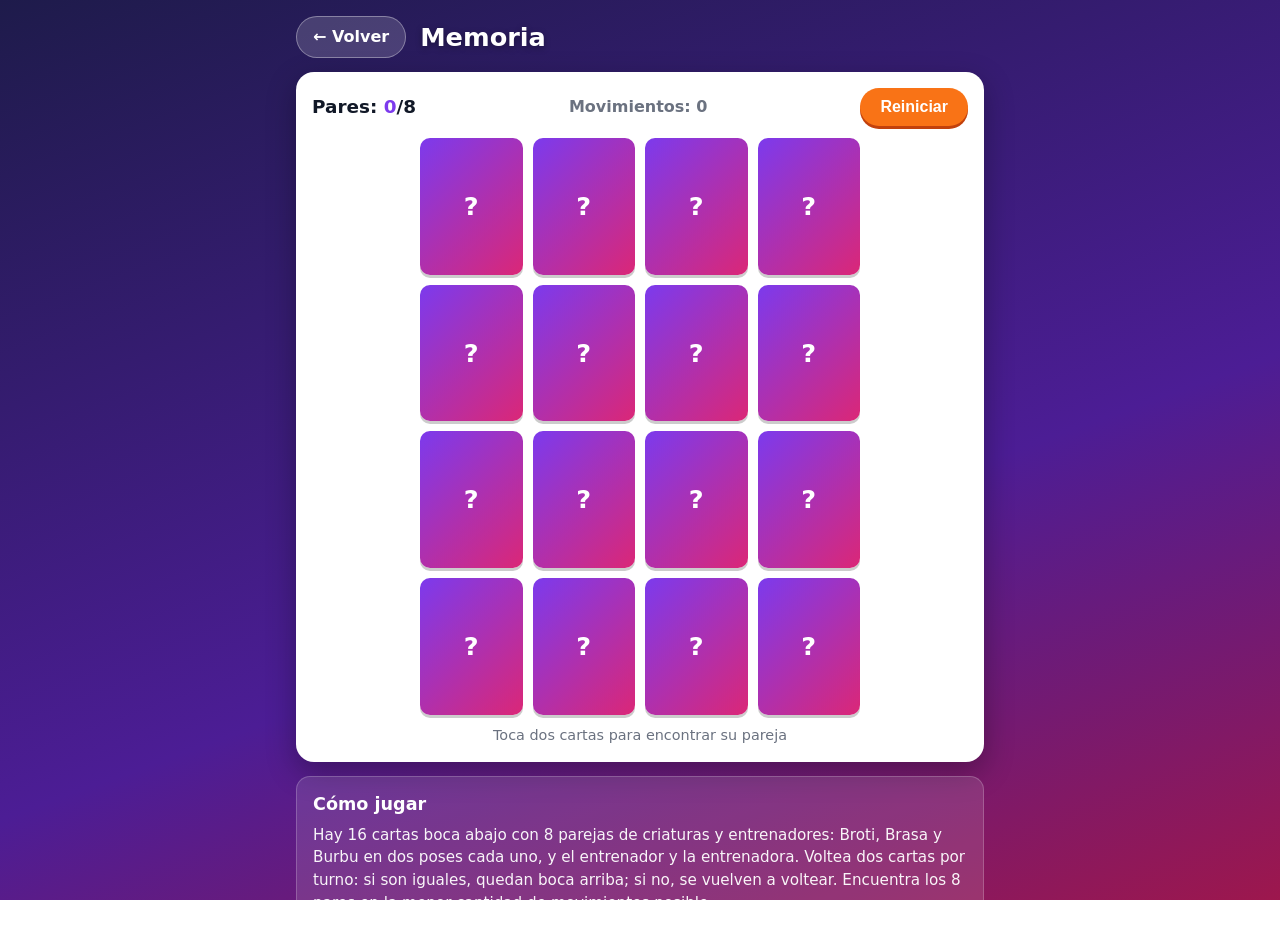
<file: juegos/memoria.html>
<!DOCTYPE html>
<html lang="es-MX">
<head>
<meta charset="UTF-8">
<meta name="viewport" content="width=device-width, initial-scale=1">
<title>Memoria — Chispa Juegos</title>
<link rel="stylesheet" href="juegos.css">
<style>
  #board { display: grid; grid-template-columns: repeat(4, 1fr); gap: 10px; max-width: 440px; margin: 0 auto; }
  .card3d { aspect-ratio: 3 / 4; perspective: 600px; cursor: pointer; }
  .card3d .inner { position: relative; width: 100%; height: 100%; transition: transform .45s ease; transform-style: preserve-3d; }
  .card3d.flipped .inner, .card3d.matched .inner { transform: rotateY(180deg); }
  .face { position: absolute; inset: 0; display: flex; align-items: center; justify-content: center; border-radius: 10px; backface-visibility: hidden; font-weight: 800; }
  .face.front { background: linear-gradient(135deg, #7c3aed, #db2777); color: #fff; font-size: 1.6rem; box-shadow: 0 3px 0 rgba(0,0,0,.2); }
  .face.back { background: #fef3c7; color: #9d174d; font-size: .8rem; transform: rotateY(180deg); border: 2px solid #f59e0b; flex-direction: column; gap: 2px; }
  .face.back canvas { width: 52px; height: 52px; image-rendering: pixelated; }
  .card3d.matched .face.back { background: #dcfce7; border-color: #22c55e; color: #166534; }
</style>
</head>
<body>
<div class="wrap">
  <div class="topbar"><a class="back" href="../index.html">← Volver</a><h1>Memoria</h1></div>
  <div class="panel">
    <div class="scorebar">
      <div class="score">Pares: <span id="pairs">0</span>/8</div>
      <div class="best">Movimientos: <span id="moves">0</span></div>
      <button class="btn" id="restart">Reiniciar</button>
    </div>
    <div id="board"></div>
    <p class="hint">Toca dos cartas para encontrar su pareja</p>
    <div class="message" id="message"></div>
  </div>
  <div class="instructions">
    <h2>Cómo jugar</h2>
    <p>Hay 16 cartas boca abajo con 8 parejas de criaturas y entrenadores: Broti, Brasa y Burbu en dos poses cada uno, y el entrenador y la entrenadora. Voltea dos cartas por turno: si son iguales, quedan boca arriba; si no, se vuelven a voltear. Encuentra los 8 pares en la menor cantidad de movimientos posible.</p>
  </div>
</div>
<script src="sprites.js"></script>
<script>
(function () {
  "use strict";
  var S = window.SPRITES;
  /* 8 parejas: cada criatura en dos poses + los dos entrenadores */
  var FACES = [
    { id: "broti", kind: "idle", label: "Broti" },
    { id: "broti", kind: "walk", frame: 0, label: "Broti" },
    { id: "brasa", kind: "idle", label: "Brasa" },
    { id: "brasa", kind: "walk", frame: 0, label: "Brasa" },
    { id: "burbu", kind: "idle", label: "Burbu" },
    { id: "burbu", kind: "walk", frame: 0, label: "Burbu" },
    { id: "chico", kind: "trainer", label: "Entrenador" },
    { id: "chica", kind: "trainer", label: "Entrenadora" }
  ];
  var boardEl = document.getElementById("board");
  var pairsEl = document.getElementById("pairs");
  var movesEl = document.getElementById("moves");
  var msgEl = document.getElementById("message");
  var first = null, lock = false, pairs = 0, moves = 0;

  function shuffle(arr) {
    for (var i = arr.length - 1; i > 0; i--) {
      var j = Math.floor(Math.random() * (i + 1));
      var t = arr[i]; arr[i] = arr[j]; arr[j] = t;
    }
    return arr;
  }

  function reset() {
    var deck = shuffle([0, 1, 2, 3, 4, 5, 6, 7, 0, 1, 2, 3, 4, 5, 6, 7]);
    boardEl.innerHTML = "";
    first = null; lock = false; pairs = 0; moves = 0;
    pairsEl.textContent = "0"; movesEl.textContent = "0";
    msgEl.className = "message"; msgEl.textContent = "";
    deck.forEach(function (fi) {
      var face = FACES[fi];
      var card = document.createElement("div");
      card.className = "card3d";
      card.setAttribute("data-face", fi);
      var inner = document.createElement("div");
      inner.className = "inner";
      var front = document.createElement("div");
      front.className = "face front";
      front.textContent = "?";
      var back = document.createElement("div");
      back.className = "face back";
      var cv = document.createElement("canvas");
      cv.width = 64; cv.height = 64;
      var c2 = cv.getContext("2d");
      c2.imageSmoothingEnabled = false;
      if (face.kind === "trainer") S.drawTrainer(c2, face.id, 0, 0, 0, 4, false);
      else S.drawCreature(c2, face.id, face.kind, face.frame || 0, 0, 0, 4, false);
      back.appendChild(cv);
      var lbl = document.createElement("span");
      lbl.textContent = face.label;
      back.appendChild(lbl);
      inner.appendChild(front);
      inner.appendChild(back);
      card.appendChild(inner);
      card.addEventListener("click", function () { flip(card); });
      boardEl.appendChild(card);
    });
  }

  function flip(card) {
    if (lock || card.classList.contains("flipped") || card.classList.contains("matched")) return;
    card.classList.add("flipped");
    if (!first) { first = card; return; }
    moves++;
    movesEl.textContent = moves;
    if (first.getAttribute("data-face") === card.getAttribute("data-face")) {
      first.classList.add("matched");
      card.classList.add("matched");
      first = null;
      pairs++;
      pairsEl.textContent = pairs;
      if (pairs === 8) {
        msgEl.textContent = "¡Felicidades! Encontraste los 8 pares en " + moves + " movimientos.";
        msgEl.className = "message show win";
      }
    } else {
      lock = true;
      var a = first, b = card;
      first = null;
      setTimeout(function () { a.classList.remove("flipped"); b.classList.remove("flipped"); lock = false; }, 800);
    }
  }

  document.getElementById("restart").addEventListener("click", reset);
  reset();
})();
</script>
</body>
</html>
</file>
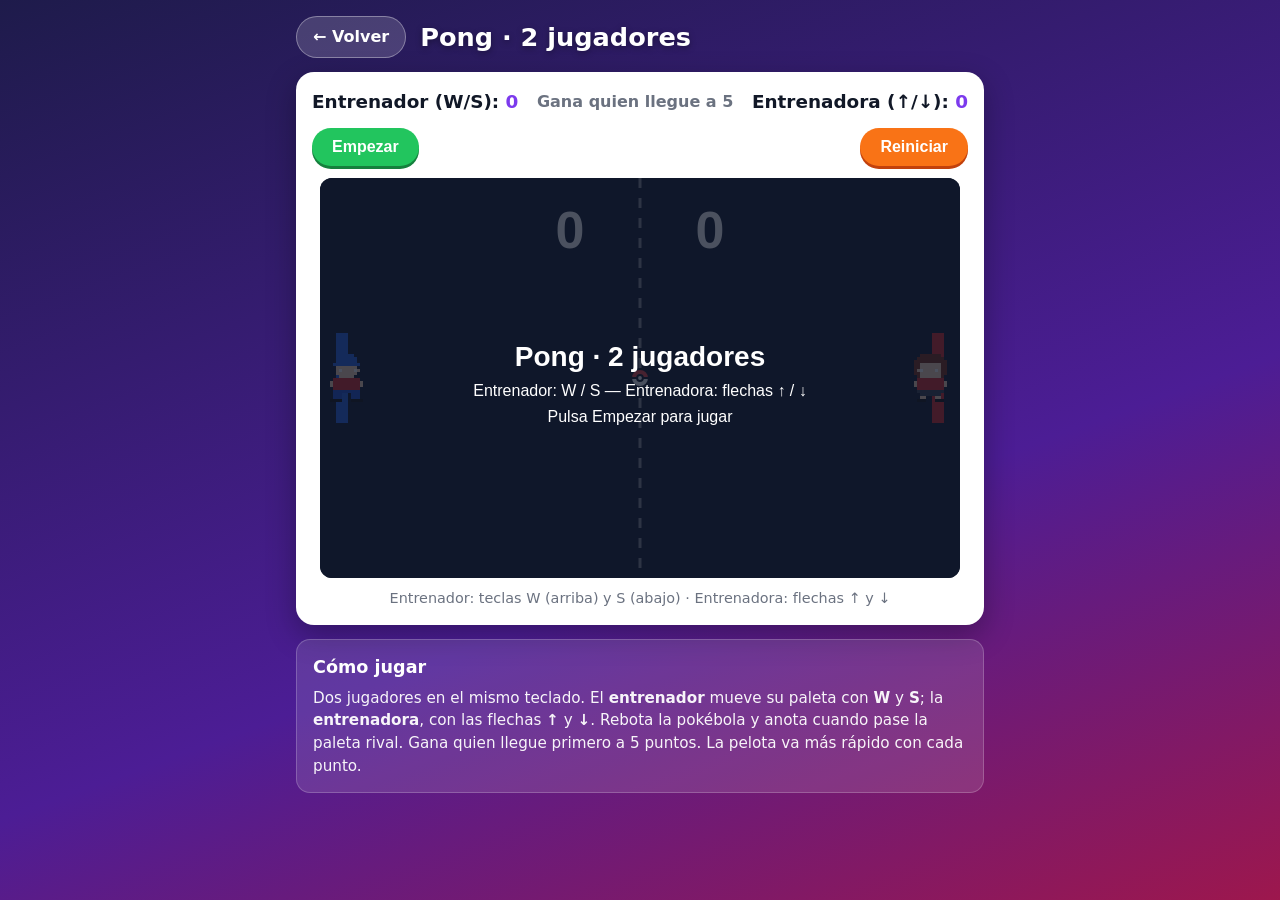
<file: juegos/pong.html>
<!DOCTYPE html>
<html lang="es-MX">
<head>
<meta charset="UTF-8">
<meta name="viewport" content="width=device-width, initial-scale=1">
<title>Pong · 2 jugadores — Chispa Juegos</title>
<link rel="stylesheet" href="juegos.css">
</head>
<body>
<div class="wrap">
  <div class="topbar"><a class="back" href="../index.html">← Volver</a><h1>Pong · 2 jugadores</h1></div>
  <div class="panel">
    <div class="scorebar">
      <div class="score">Entrenador (W/S): <span id="score1">0</span></div>
      <div class="best">Gana quien llegue a 5</div>
      <div class="score">Entrenadora (↑/↓): <span id="score2">0</span></div>
    </div>
    <div class="scorebar">
      <button class="btn green" id="start">Empezar</button>
      <button class="btn" id="restart">Reiniciar</button>
    </div>
    <canvas id="game" width="640" height="400"></canvas>
    <p class="hint">Entrenador: teclas W (arriba) y S (abajo) · Entrenadora: flechas ↑ y ↓</p>
    <div class="message" id="message"></div>
  </div>
  <div class="instructions">
    <h2>Cómo jugar</h2>
    <p>Dos jugadores en el mismo teclado. El <strong>entrenador</strong> mueve su paleta con <strong>W</strong> y <strong>S</strong>; la <strong>entrenadora</strong>, con las flechas <strong>↑</strong> y <strong>↓</strong>. Rebota la pokébola y anota cuando pase la paleta rival. Gana quien llegue primero a 5 puntos. La pelota va más rápido con cada punto.</p>
  </div>
</div>
<script src="sprites.js"></script>
<script>
(function () {
  "use strict";
  var S = window.SPRITES;
  var canvas = document.getElementById("game");
  var ctx = canvas.getContext("2d");
  var s1El = document.getElementById("score1");
  var s2El = document.getElementById("score2");
  var msgEl = document.getElementById("message");
  var W = 640, H = 400, WIN = 5;
  var p1, p2, ball, s1, s2, state, keys = {}, raf = null;

  function resetPositions() {
    p1 = { x: 16, y: H / 2 - 45, w: 12, h: 90 };
    p2 = { x: W - 28, y: H / 2 - 45, w: 12, h: 90 };
    var dir = Math.random() < 0.5 ? -1 : 1;
    ball = { x: W / 2, y: H / 2, r: 9, dx: 4.5 * dir, dy: (Math.random() * 4 - 2) };
  }

  function reset() {
    s1 = 0; s2 = 0; state = "ready";
    s1El.textContent = "0"; s2El.textContent = "0";
    msgEl.className = "message"; msgEl.textContent = "";
    resetPositions();
    if (raf) cancelAnimationFrame(raf);
    raf = requestAnimationFrame(loop);
  }

  function update() {
    if (state !== "playing") return;
    var speed = 6;
    if (keys.w || keys.W) p1.y -= speed;
    if (keys.s || keys.S) p1.y += speed;
    if (keys.ArrowUp) p2.y -= speed;
    if (keys.ArrowDown) p2.y += speed;
    p1.y = Math.max(0, Math.min(H - p1.h, p1.y));
    p2.y = Math.max(0, Math.min(H - p2.h, p2.y));
    ball.x += ball.dx;
    ball.y += ball.dy;
    if (ball.y - ball.r < 0) { ball.y = ball.r; ball.dy *= -1; }
    if (ball.y + ball.r > H) { ball.y = H - ball.r; ball.dy *= -1; }
    var paddle = ball.dx < 0 ? p1 : p2;
    if (ball.x - ball.r < paddle.x + paddle.w && ball.x + ball.r > paddle.x &&
        ball.y > paddle.y && ball.y < paddle.y + paddle.h) {
      var rel = (ball.y - (paddle.y + paddle.h / 2)) / (paddle.h / 2);
      var mag = Math.min(Math.sqrt(ball.dx * ball.dx + ball.dy * ball.dy) + 0.3, 11);
      var angle = rel * Math.PI / 4;
      var dir = ball.dx < 0 ? 1 : -1;
      ball.dx = dir * mag * Math.cos(angle);
      ball.dy = mag * Math.sin(angle);
      ball.x = dir > 0 ? paddle.x + paddle.w + ball.r : paddle.x - ball.r;
    }
    if (ball.x < -20) { s2++; score(2); }
    else if (ball.x > W + 20) { s1++; score(1); }
  }

  function score(who) {
    if (who === 1) s1El.textContent = s1; else s2El.textContent = s2;
    if (s1 >= WIN || s2 >= WIN) {
      state = "over";
      var winner = who === 1 ? "Entrenador" : "Entrenadora";
      msgEl.textContent = "¡Ganó el " + winner + "! " + s1 + " – " + s2 + ". Pulsa Reiniciar para la revancha.";
      msgEl.className = "message show win";
    } else {
      resetPositions();
      state = "ready";
      msgEl.textContent = "Punto para " + (who === 1 ? "el Entrenador" : "la Entrenadora") + ". Pulsa Empezar para seguir.";
      msgEl.className = "message show info";
    }
  }

  /* Pelota pokébola genérica: mitad roja, mitad blanca, sin marca */
  function drawPokeball(x, y, r) {
    ctx.save();
    ctx.beginPath(); ctx.arc(x, y, r, 0, Math.PI * 2); ctx.clip();
    ctx.fillStyle = "#ef4444"; ctx.fillRect(x - r, y - r, r * 2, r);
    ctx.fillStyle = "#f8fafc"; ctx.fillRect(x - r, y, r * 2, r);
    ctx.restore();
    ctx.strokeStyle = "#111827"; ctx.lineWidth = 2;
    ctx.beginPath(); ctx.arc(x, y, r, 0, Math.PI * 2); ctx.stroke();
    ctx.beginPath(); ctx.moveTo(x - r, y); ctx.lineTo(x + r, y); ctx.stroke();
    ctx.fillStyle = "#f8fafc";
    ctx.beginPath(); ctx.arc(x, y, r * 0.32, 0, Math.PI * 2); ctx.fill();
    ctx.stroke();
  }

  function draw() {
    ctx.fillStyle = "#0f172a"; ctx.fillRect(0, 0, W, H);
    ctx.strokeStyle = "rgba(255,255,255,.5)"; ctx.setLineDash([10, 10]); ctx.lineWidth = 3;
    ctx.beginPath(); ctx.moveTo(W / 2, 0); ctx.lineTo(W / 2, H); ctx.stroke();
    ctx.setLineDash([]);
    ctx.fillStyle = "#fff"; ctx.font = "bold 52px sans-serif"; ctx.textAlign = "center";
    ctx.fillText(s1, W / 2 - 70, 70);
    ctx.fillText(s2, W / 2 + 70, 70);
    /* Las paletas son los dos entrenadores, con su sprite pixel-art */
    ctx.imageSmoothingEnabled = false;
    ctx.fillStyle = "#2563eb"; ctx.fillRect(p1.x, p1.y, p1.w, p1.h);
    ctx.fillStyle = "#dc2626"; ctx.fillRect(p2.x, p2.y, p2.w, p2.h);
    S.drawTrainer(ctx, "chico", 0, p1.x - 12, p1.y + p1.h / 2 - 24, 3, false);
    S.drawTrainer(ctx, "chica", 0, p2.x + p2.w - 36, p2.y + p2.h / 2 - 24, 3, false);
    drawPokeball(ball.x, ball.y, ball.r);
    if (state === "ready" && s1 === 0 && s2 === 0) {
      ctx.fillStyle = "rgba(15,23,42,.75)";
      ctx.fillRect(0, 0, W, H);
      ctx.fillStyle = "#fff"; ctx.font = "bold 28px sans-serif";
      ctx.fillText("Pong · 2 jugadores", W / 2, H / 2 - 12);
      ctx.font = "16px sans-serif";
      ctx.fillText("Entrenador: W / S — Entrenadora: flechas ↑ / ↓", W / 2, H / 2 + 18);
      ctx.fillText("Pulsa Empezar para jugar", W / 2, H / 2 + 44);
    }
  }

  function loop() { update(); draw(); raf = requestAnimationFrame(loop); }

  document.getElementById("start").addEventListener("click", function () {
    if (state === "ready") { state = "playing"; msgEl.className = "message"; msgEl.textContent = ""; }
  });
  document.getElementById("restart").addEventListener("click", reset);
  document.addEventListener("keydown", function (e) {
    if (["w", "W", "s", "S", "ArrowUp", "ArrowDown"].indexOf(e.key) !== -1) {
      keys[e.key] = true;
      if (state === "ready") { state = "playing"; msgEl.className = "message"; msgEl.textContent = ""; }
      e.preventDefault();
    }
  });
  document.addEventListener("keyup", function (e) { keys[e.key] = false; });
  reset();
})();
</script>
</body>
</html>
</file>
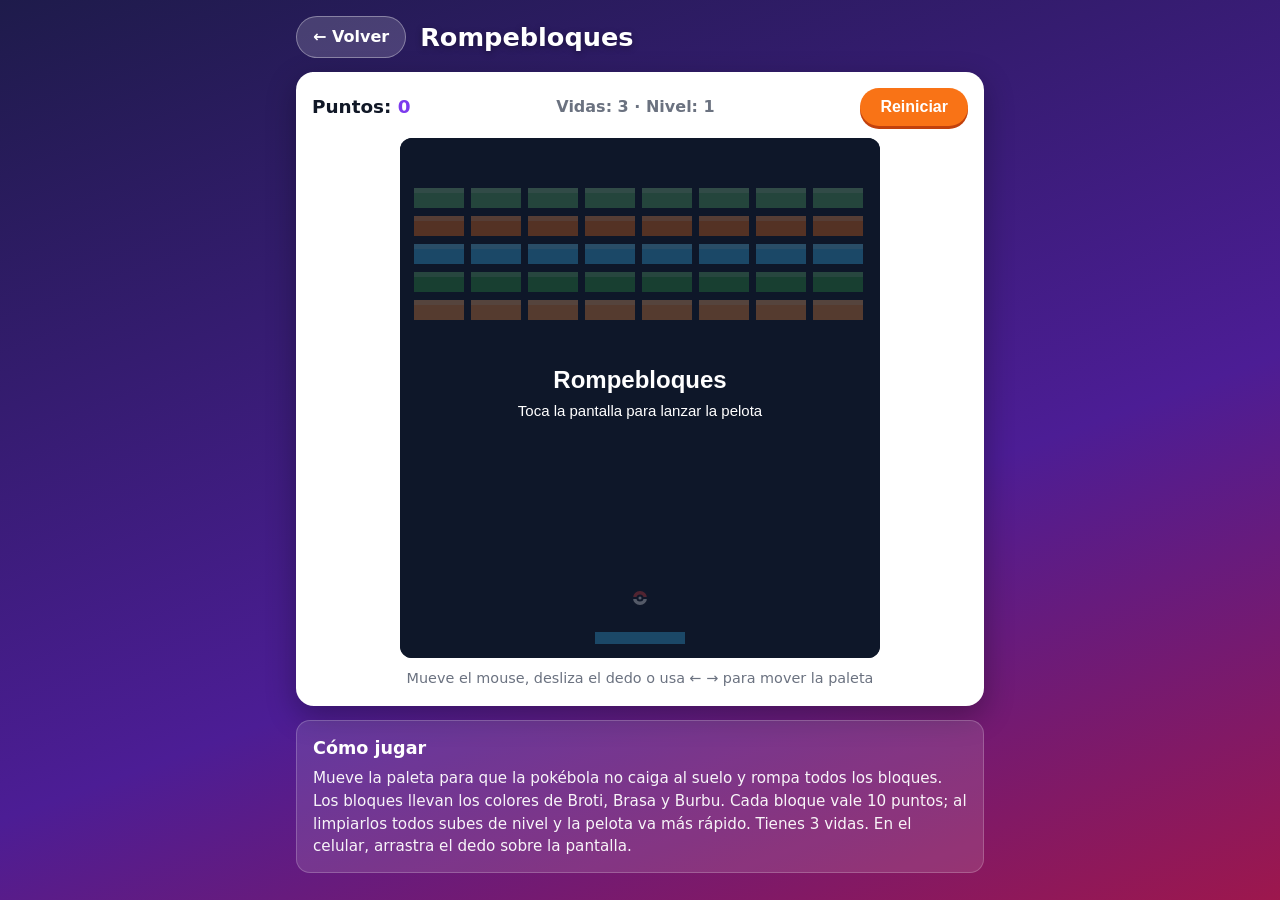
<file: juegos/rompebloques.html>
<!DOCTYPE html>
<html lang="es-MX">
<head>
<meta charset="UTF-8">
<meta name="viewport" content="width=device-width, initial-scale=1">
<title>Rompebloques — Chispa Juegos</title>
<link rel="stylesheet" href="juegos.css">
</head>
<body>
<div class="wrap">
  <div class="topbar"><a class="back" href="../index.html">← Volver</a><h1>Rompebloques</h1></div>
  <div class="panel">
    <div class="scorebar">
      <div class="score">Puntos: <span id="score">0</span></div>
      <div class="best">Vidas: <span id="lives">3</span> · Nivel: <span id="level">1</span></div>
      <button class="btn" id="restart">Reiniciar</button>
    </div>
    <canvas id="game" width="480" height="520"></canvas>
    <p class="hint">Mueve el mouse, desliza el dedo o usa ← → para mover la paleta</p>
    <div class="message" id="message"></div>
  </div>
  <div class="instructions">
    <h2>Cómo jugar</h2>
    <p>Mueve la paleta para que la pokébola no caiga al suelo y rompa todos los bloques. Los bloques llevan los colores de Broti, Brasa y Burbu. Cada bloque vale 10 puntos; al limpiarlos todos subes de nivel y la pelota va más rápido. Tienes 3 vidas. En el celular, arrastra el dedo sobre la pantalla.</p>
  </div>
</div>
<script src="sprites.js"></script>
<script>
(function () {
  "use strict";
  var S = window.SPRITES;
  /* Los bloques usan los colores de las tres criaturas */
  var ROW_COLORS = [S.CREATURES.broti.color, S.CREATURES.brasa.color, S.CREATURES.burbu.color, "#2f9e44", "#fb923c"];
  var canvas = document.getElementById("game");
  var ctx = canvas.getContext("2d");
  var scoreEl = document.getElementById("score");
  var livesEl = document.getElementById("lives");
  var levelEl = document.getElementById("level");
  var msgEl = document.getElementById("message");
  var W = 480, H = 520;
  var paddle, ball, bricks, score, lives, level, state, raf = null;
  var keys = {};

  function buildBricks() {
    bricks = [];
    for (var r = 0; r < 5; r++) for (var c = 0; c < 8; c++) {
      bricks.push({ x: 14 + c * 57, y: 50 + r * 28, w: 50, h: 20, color: ROW_COLORS[r], alive: true });
    }
  }

  function resetBall() {
    ball = { x: W / 2, y: H - 60, r: 8, dx: 3.4, dy: -3.4 };
  }

  function reset() {
    paddle = { x: W / 2 - 45, y: H - 26, w: 90, h: 12 };
    score = 0; lives = 3; level = 1; state = "ready";
    scoreEl.textContent = "0"; livesEl.textContent = "3"; levelEl.textContent = "1";
    msgEl.className = "message"; msgEl.textContent = "";
    buildBricks();
    resetBall();
    if (raf) cancelAnimationFrame(raf);
    raf = requestAnimationFrame(loop);
  }

  function start() { if (state === "ready") state = "playing"; }

  function update() {
    if (state !== "playing") return;
    var speed = 5 + level * 0.6;
    if (keys.ArrowLeft || keys.a) paddle.x -= 7;
    if (keys.ArrowRight || keys.d) paddle.x += 7;
    paddle.x = Math.max(0, Math.min(W - paddle.w, paddle.x));
    ball.x += ball.dx; ball.y += ball.dy;
    var mag = Math.sqrt(ball.dx * ball.dx + ball.dy * ball.dy) || 1;
    ball.dx = ball.dx / mag * speed; ball.dy = ball.dy / mag * speed;
    if (ball.x - ball.r < 0 || ball.x + ball.r > W) ball.dx *= -1;
    if (ball.y - ball.r < 0) ball.dy *= -1;
    if (ball.y + ball.r >= paddle.y && ball.y + ball.r <= paddle.y + paddle.h + 12 &&
        ball.x >= paddle.x && ball.x <= paddle.x + paddle.w && ball.dy > 0) {
      var rel = (ball.x - (paddle.x + paddle.w / 2)) / (paddle.w / 2);
      var angle = rel * Math.PI / 3;
      ball.dx = speed * Math.sin(angle);
      ball.dy = -speed * Math.cos(angle);
      ball.y = paddle.y - ball.r;
    }
    bricks.forEach(function (b) {
      if (!b.alive) return;
      if (ball.x + ball.r > b.x && ball.x - ball.r < b.x + b.w &&
          ball.y + ball.r > b.y && ball.y - ball.r < b.y + b.h) {
        b.alive = false;
        score += 10;
        scoreEl.textContent = score;
        ball.dy *= -1;
      }
    });
    if (bricks.every(function (b) { return !b.alive; })) {
      level++;
      levelEl.textContent = level;
      buildBricks();
      resetBall();
      state = "ready";
      msgEl.textContent = "¡Nivel " + level + "! Toca la pantalla para lanzar la pelota.";
      msgEl.className = "message show info";
      return;
    }
    if (ball.y - ball.r > H) {
      lives--;
      livesEl.textContent = lives;
      if (lives <= 0) {
        state = "over";
        msgEl.textContent = "Fin del juego: te quedaste sin vidas. Hiciste " + score + " puntos.";
        msgEl.className = "message show lose";
      } else {
        resetBall();
        state = "ready";
        msgEl.textContent = "Perdiste una vida. Toca la pantalla para lanzar de nuevo.";
        msgEl.className = "message show info";
      }
    }
  }

  /* Pelota pokébola genérica: mitad roja, mitad blanca, sin marca */
  function drawPokeball(x, y, r) {
    ctx.save();
    ctx.beginPath(); ctx.arc(x, y, r, 0, Math.PI * 2); ctx.clip();
    ctx.fillStyle = "#ef4444"; ctx.fillRect(x - r, y - r, r * 2, r);
    ctx.fillStyle = "#f8fafc"; ctx.fillRect(x - r, y, r * 2, r);
    ctx.restore();
    ctx.strokeStyle = "#111827"; ctx.lineWidth = 2;
    ctx.beginPath(); ctx.arc(x, y, r, 0, Math.PI * 2); ctx.stroke();
    ctx.beginPath(); ctx.moveTo(x - r, y); ctx.lineTo(x + r, y); ctx.stroke();
    ctx.fillStyle = "#f8fafc";
    ctx.beginPath(); ctx.arc(x, y, r * 0.32, 0, Math.PI * 2); ctx.fill();
    ctx.stroke();
  }

  function draw() {
    ctx.fillStyle = "#0f172a"; ctx.fillRect(0, 0, W, H);
    bricks.forEach(function (b) {
      if (!b.alive) return;
      ctx.fillStyle = b.color;
      ctx.fillRect(b.x, b.y, b.w, b.h);
      ctx.fillStyle = "rgba(255,255,255,.25)";
      ctx.fillRect(b.x, b.y, b.w, 5);
    });
    ctx.fillStyle = "#38bdf8";
    ctx.fillRect(paddle.x, paddle.y, paddle.w, paddle.h);
    drawPokeball(ball.x, ball.y, ball.r);
    if (state === "ready" && lives === 3 && level === 1 && score === 0) {
      ctx.fillStyle = "rgba(15,23,42,.7)";
      ctx.fillRect(0, 0, W, H);
      ctx.fillStyle = "#fff"; ctx.font = "bold 24px sans-serif"; ctx.textAlign = "center";
      ctx.fillText("Rompebloques", W / 2, H / 2 - 10);
      ctx.font = "15px sans-serif";
      ctx.fillText("Toca la pantalla para lanzar la pelota", W / 2, H / 2 + 18);
    }
  }

  function loop() { update(); draw(); raf = requestAnimationFrame(loop); }

  function pointerX(e) {
    var r = canvas.getBoundingClientRect();
    return (e.clientX - r.left) * (W / r.width);
  }
  canvas.addEventListener("pointermove", function (e) {
    paddle.x = Math.max(0, Math.min(W - paddle.w, pointerX(e) - paddle.w / 2));
    start();
  });
  canvas.addEventListener("pointerdown", function (e) {
    paddle.x = Math.max(0, Math.min(W - paddle.w, pointerX(e) - paddle.w / 2));
    start();
    e.preventDefault();
  });
  document.addEventListener("keydown", function (e) {
    if (e.key === "ArrowLeft" || e.key === "ArrowRight" || e.key === "a" || e.key === "d") {
      keys[e.key] = true; start(); e.preventDefault();
    }
  });
  document.addEventListener("keyup", function (e) { keys[e.key] = false; });
  document.getElementById("restart").addEventListener("click", reset);
  reset();
})();
</script>
</body>
</html>
</file>
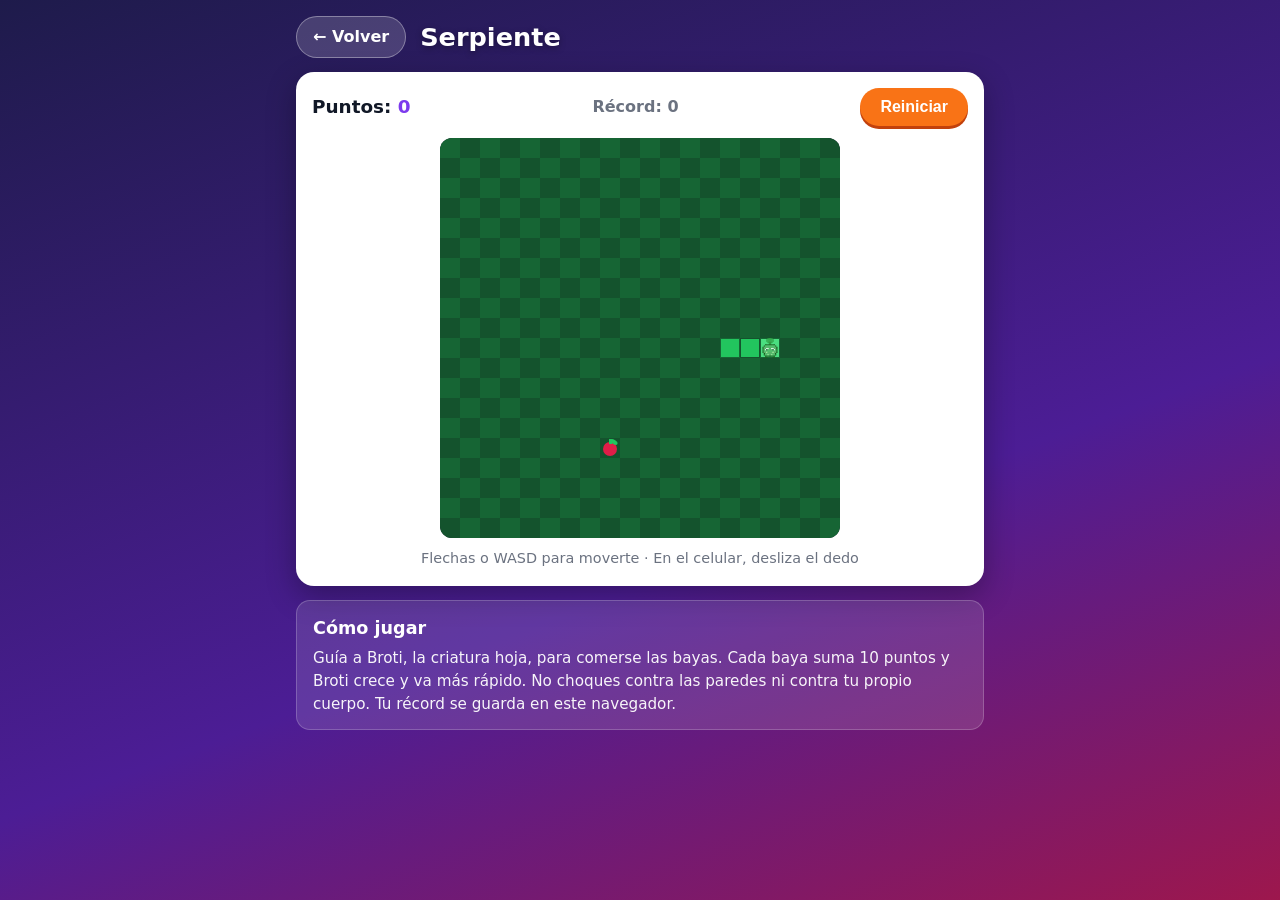
<file: juegos/serpiente.html>
<!DOCTYPE html>
<html lang="es-MX">
<head>
<meta charset="UTF-8">
<meta name="viewport" content="width=device-width, initial-scale=1">
<title>Serpiente — Chispa Juegos</title>
<link rel="stylesheet" href="juegos.css">
</head>
<body>
<div class="wrap">
  <div class="topbar"><a class="back" href="../index.html">← Volver</a><h1>Serpiente</h1></div>
  <div class="panel">
    <div class="scorebar">
      <div class="score">Puntos: <span id="score">0</span></div>
      <div class="best">Récord: <span id="best">0</span></div>
      <button class="btn" id="restart">Reiniciar</button>
    </div>
    <canvas id="game" width="400" height="400"></canvas>
    <p class="hint">Flechas o WASD para moverte · En el celular, desliza el dedo</p>
    <div class="message" id="message"></div>
  </div>
  <div class="instructions">
    <h2>Cómo jugar</h2>
    <p>Guía a Broti, la criatura hoja, para comerse las bayas. Cada baya suma 10 puntos y Broti crece y va más rápido. No choques contra las paredes ni contra tu propio cuerpo. Tu récord se guarda en este navegador.</p>
  </div>
</div>
<script src="sprites.js"></script>
<script>
(function () {
  "use strict";
  var S = window.SPRITES;
  var canvas = document.getElementById("game");
  var ctx = canvas.getContext("2d");
  var scoreEl = document.getElementById("score");
  var bestEl = document.getElementById("best");
  var msgEl = document.getElementById("message");
  var GRID = 20, CELL = 20;
  var snake, dir, nextDir, food, score, best = 0, timer = null, speed = 140, alive = false;

  try { best = parseInt(localStorage.getItem("chispa-serpiente-best") || "0", 10) || 0; } catch (e) {}
  bestEl.textContent = best;

  function placeFood() {
    while (true) {
      var f = { x: Math.floor(Math.random() * GRID), y: Math.floor(Math.random() * GRID) };
      var clash = snake.some(function (s) { return s.x === f.x && s.y === f.y; });
      if (!clash) { food = f; return; }
    }
  }

  function reset() {
    snake = [{ x: 10, y: 10 }, { x: 9, y: 10 }, { x: 8, y: 10 }];
    dir = { x: 1, y: 0 }; nextDir = dir;
    score = 0; speed = 140; alive = true;
    scoreEl.textContent = "0";
    msgEl.className = "message"; msgEl.textContent = "";
    placeFood();
    clearInterval(timer);
    timer = setInterval(tick, speed);
    draw();
  }

  function tick() {
    dir = nextDir;
    var head = { x: snake[0].x + dir.x, y: snake[0].y + dir.y };
    if (head.x < 0 || head.y < 0 || head.x >= GRID || head.y >= GRID ||
        snake.some(function (s) { return s.x === head.x && s.y === head.y; })) {
      return gameOver();
    }
    snake.unshift(head);
    if (head.x === food.x && head.y === food.y) {
      score += 10;
      scoreEl.textContent = score;
      if (score > best) { best = score; bestEl.textContent = best; try { localStorage.setItem("chispa-serpiente-best", String(best)); } catch (e) {} }
      if (speed > 70) { speed -= 4; clearInterval(timer); timer = setInterval(tick, speed); }
      placeFood();
    } else {
      snake.pop();
    }
    draw();
  }

  function draw() {
    ctx.fillStyle = "#14532d"; ctx.fillRect(0, 0, 400, 400);
    ctx.fillStyle = "#166534";
    for (var i = 0; i < GRID; i++) for (var j = 0; j < GRID; j++) if ((i + j) % 2 === 0) ctx.fillRect(i * CELL, j * CELL, CELL, CELL);
    /* Baya: círculo rojo con una hojita verde */
    ctx.fillStyle = "#e11d48";
    ctx.beginPath(); ctx.arc(food.x * CELL + 10, food.y * CELL + 11, 7, 0, Math.PI * 2); ctx.fill();
    ctx.fillStyle = "#22c55e";
    ctx.fillRect(food.x * CELL + 9, food.y * CELL + 1, 3, 5);
    ctx.beginPath(); ctx.ellipse(food.x * CELL + 14, food.y * CELL + 4, 4, 2, 0.6, 0, Math.PI * 2); ctx.fill();
    snake.forEach(function (s, k) {
      ctx.fillStyle = k === 0 ? "#4ade80" : "#22c55e";
      ctx.fillRect(s.x * CELL + 1, s.y * CELL + 1, CELL - 2, CELL - 2);
    });
    if (snake.length) {
      /* La cabeza es Broti, la criatura hoja, con su sprite pixel-art */
      var h0 = snake[0];
      ctx.imageSmoothingEnabled = false;
      S.drawCreature(ctx, "broti", "idle", 0, h0.x * CELL, h0.y * CELL, 1.25, false);
    }
  }

  function gameOver() {
    alive = false; clearInterval(timer);
    msgEl.textContent = "¡Broti chocó! Hiciste " + score + " puntos. Pulsa Reiniciar para jugar de nuevo.";
    msgEl.className = "message show lose";
  }

  function setDir(x, y) {
    if (!alive) return;
    if (dir.x === -x && dir.y === -y) return;
    nextDir = { x: x, y: y };
  }

  document.addEventListener("keydown", function (e) {
    var k = e.key;
    if (k === "ArrowUp" || k === "w" || k === "W") { setDir(0, -1); e.preventDefault(); }
    else if (k === "ArrowDown" || k === "s" || k === "S") { setDir(0, 1); e.preventDefault(); }
    else if (k === "ArrowLeft" || k === "a" || k === "A") { setDir(-1, 0); e.preventDefault(); }
    else if (k === "ArrowRight" || k === "d" || k === "D") { setDir(1, 0); e.preventDefault(); }
  });

  var tx = 0, ty = 0;
  canvas.addEventListener("touchstart", function (e) { tx = e.touches[0].clientX; ty = e.touches[0].clientY; e.preventDefault(); }, { passive: false });
  canvas.addEventListener("touchend", function (e) {
    var dx = e.changedTouches[0].clientX - tx, dy = e.changedTouches[0].clientY - ty;
    if (Math.abs(dx) > Math.abs(dy)) setDir(dx > 0 ? 1 : -1, 0);
    else if (Math.abs(dy) > 10) setDir(0, dy > 0 ? 1 : -1);
    e.preventDefault();
  }, { passive: false });

  document.getElementById("restart").addEventListener("click", reset);
  reset();
})();
</script>
</body>
</html>
</file>
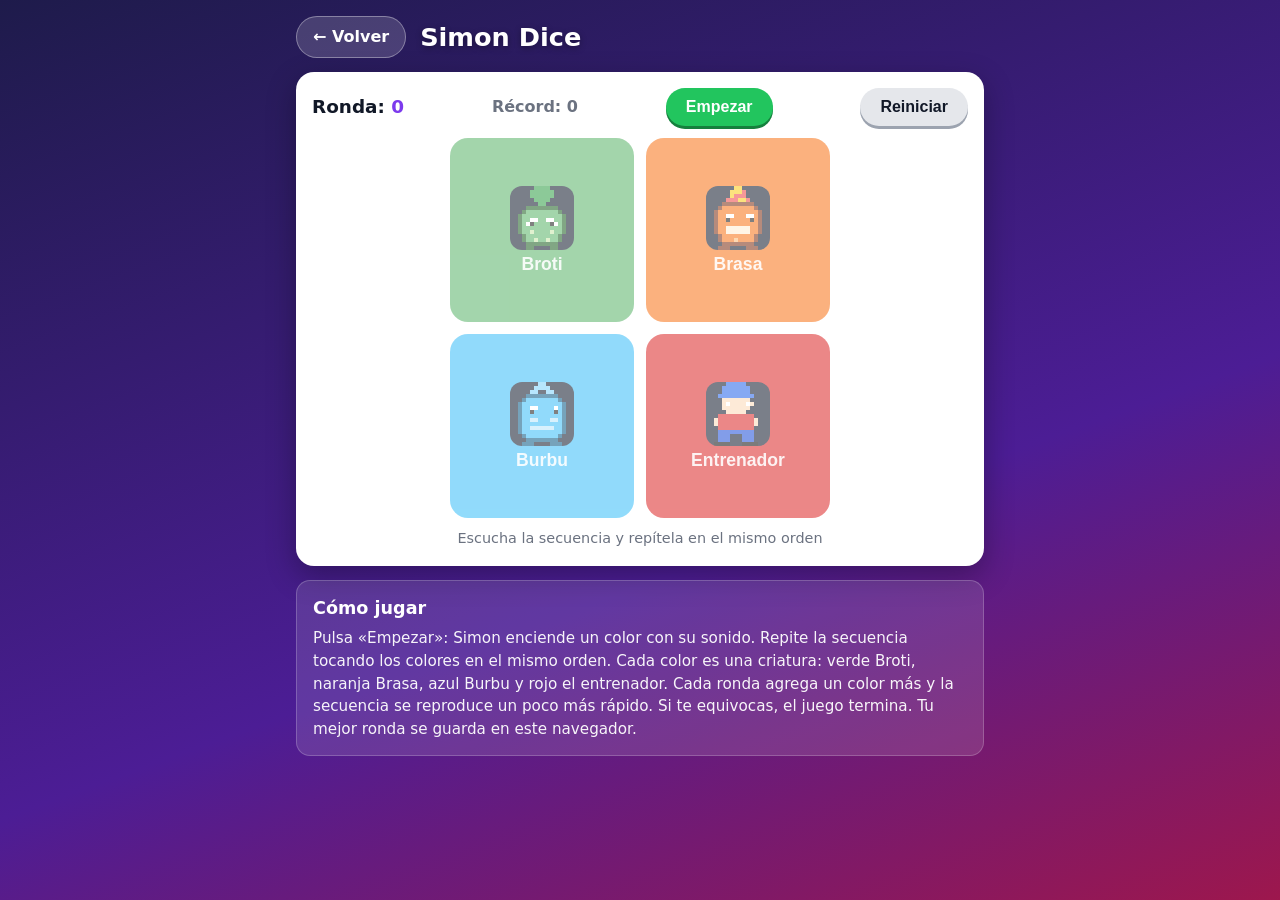
<file: juegos/simon.html>
<!DOCTYPE html>
<html lang="es-MX">
<head>
<meta charset="UTF-8">
<meta name="viewport" content="width=device-width, initial-scale=1">
<title>Simon Dice — Chispa Juegos</title>
<link rel="stylesheet" href="juegos.css">
<style>
  #pads { display: grid; grid-template-columns: 1fr 1fr; gap: 12px; max-width: 380px; margin: 0 auto; }
  .pad { aspect-ratio: 1; border: none; border-radius: 18px; cursor: pointer; opacity: .55; transition: opacity .12s ease, transform .12s ease; font-size: 1.1rem; font-weight: 800; color: rgba(255,255,255,.9); display: flex; flex-direction: column; align-items: center; justify-content: center; gap: 4px; }
  .pad canvas { width: 64px; height: 64px; image-rendering: pixelated; }
  .pad.lit { opacity: 1; transform: scale(1.04); box-shadow: 0 0 24px rgba(255,255,255,.5); }
  .pad:disabled { cursor: default; }
  /* Verde Broti · naranja Brasa · azul Burbu · rojo entrenador */
  #pad-0 { background: #58b368; } #pad-1 { background: #f97316; }
  #pad-2 { background: #38bdf8; } #pad-3 { background: #dc2626; }
</style>
</head>
<body>
<div class="wrap">
  <div class="topbar"><a class="back" href="../index.html">← Volver</a><h1>Simon Dice</h1></div>
  <div class="panel">
    <div class="scorebar">
      <div class="score">Ronda: <span id="round">0</span></div>
      <div class="best">Récord: <span id="best">0</span></div>
      <button class="btn green" id="start">Empezar</button>
      <button class="btn secondary" id="restart">Reiniciar</button>
    </div>
    <div id="pads">
      <button class="pad" id="pad-0" aria-label="Broti"><canvas width="64" height="64"></canvas><span>Broti</span></button>
      <button class="pad" id="pad-1" aria-label="Brasa"><canvas width="64" height="64"></canvas><span>Brasa</span></button>
      <button class="pad" id="pad-2" aria-label="Burbu"><canvas width="64" height="64"></canvas><span>Burbu</span></button>
      <button class="pad" id="pad-3" aria-label="Entrenador"><canvas width="64" height="64"></canvas><span>Entrenador</span></button>
    </div>
    <p class="hint">Escucha la secuencia y repítela en el mismo orden</p>
    <div class="message" id="message"></div>
  </div>
  <div class="instructions">
    <h2>Cómo jugar</h2>
    <p>Pulsa «Empezar»: Simon enciende un color con su sonido. Repite la secuencia tocando los colores en el mismo orden. Cada color es una criatura: verde Broti, naranja Brasa, azul Burbu y rojo el entrenador. Cada ronda agrega un color más y la secuencia se reproduce un poco más rápido. Si te equivocas, el juego termina. Tu mejor ronda se guarda en este navegador.</p>
  </div>
</div>
<script src="sprites.js"></script>
<script>
(function () {
  "use strict";
  var S = window.SPRITES;
  var pads = [0, 1, 2, 3].map(function (i) { return document.getElementById("pad-" + i); });
  /* Cada botón muestra la cara de su criatura */
  ["broti", "brasa", "burbu", "chico"].forEach(function (face, i) {
    var cv = pads[i].querySelector("canvas");
    var c2 = cv.getContext("2d");
    c2.imageSmoothingEnabled = false;
    if (face === "chico") S.drawTrainer(c2, "chico", 0, 0, 0, 4, false);
    else S.drawCreature(c2, face, "idle", 0, 0, 0, 4, false);
  });
  var roundEl = document.getElementById("round");
  var bestEl = document.getElementById("best");
  var msgEl = document.getElementById("message");
  var startBtn = document.getElementById("start");
  var FREQS = [415, 310, 252, 209];
  var sequence = [], userIndex = 0, playing = false, accepting = false, best = 0;
  var audioCtx = null;

  try { best = parseInt(localStorage.getItem("chispa-simon-best") || "0", 10) || 0; } catch (e) {}
  bestEl.textContent = best;

  function ctx() {
    if (!audioCtx) { try { audioCtx = new (window.AudioContext || window.webkitAudioContext)(); } catch (e) {} }
    if (audioCtx && audioCtx.state === "suspended") audioCtx.resume();
    return audioCtx;
  }

  function tone(i, dur) {
    var ac = ctx();
    if (!ac) return;
    var osc = ac.createOscillator();
    var gain = ac.createGain();
    osc.type = "sine";
    osc.frequency.value = FREQS[i];
    gain.gain.setValueAtTime(0.25, ac.currentTime);
    gain.gain.exponentialRampToValueAtTime(0.001, ac.currentTime + dur);
    osc.connect(gain);
    gain.connect(ac.destination);
    osc.start();
    osc.stop(ac.currentTime + dur);
  }

  function light(i, dur) {
    pads[i].classList.add("lit");
    tone(i, dur);
    setTimeout(function () { pads[i].classList.remove("lit"); }, dur * 1000);
  }

  function playSequence() {
    accepting = false;
    setPads(false);
    var speed = Math.max(0.32, 0.6 - sequence.length * 0.02);
    sequence.forEach(function (color, k) {
      setTimeout(function () { light(color, speed); }, 500 + k * (speed * 1000 + 220));
    });
    setTimeout(function () {
      accepting = true;
      setPads(true);
      userIndex = 0;
    }, 500 + sequence.length * (speed * 1000 + 220));
  }

  function setPads(enabled) { pads.forEach(function (p) { p.disabled = !enabled; }); }

  function nextRound() {
    sequence.push(Math.floor(Math.random() * 4));
    roundEl.textContent = sequence.length;
    if (sequence.length > best) {
      best = sequence.length;
      bestEl.textContent = best;
      try { localStorage.setItem("chispa-simon-best", String(best)); } catch (e) {}
    }
    playSequence();
  }

  function start() {
    sequence = [];
    playing = true;
    startBtn.disabled = true;
    msgEl.className = "message"; msgEl.textContent = "";
    ctx();
    setTimeout(nextRound, 400);
  }

  function gameOver() {
    playing = false;
    accepting = false;
    setPads(false);
    startBtn.disabled = false;
    msgEl.textContent = "Te equivocaste. Llegaste a la ronda " + sequence.length + ". Pulsa Empezar para intentarlo de nuevo.";
    msgEl.className = "message show lose";
    if (audioCtx) {
      var osc = audioCtx.createOscillator();
      var gain = audioCtx.createGain();
      osc.type = "sawtooth"; osc.frequency.value = 110;
      gain.gain.setValueAtTime(0.2, audioCtx.currentTime);
      gain.gain.exponentialRampToValueAtTime(0.001, audioCtx.currentTime + 0.5);
      osc.connect(gain); gain.connect(audioCtx.destination);
      osc.start(); osc.stop(audioCtx.currentTime + 0.5);
    }
  }

  pads.forEach(function (pad, i) {
    pad.addEventListener("click", function () {
      if (!accepting || !playing) return;
      light(i, 0.25);
      if (sequence[userIndex] === i) {
        userIndex++;
        if (userIndex === sequence.length) {
          accepting = false;
          setPads(false);
          msgEl.textContent = "¡Bien! Siguiente ronda…";
          msgEl.className = "message show win";
          setTimeout(function () { msgEl.className = "message"; msgEl.textContent = ""; nextRound(); }, 800);
        }
      } else {
        gameOver();
      }
    });
  });

  startBtn.addEventListener("click", start);
  document.getElementById("restart").addEventListener("click", function () {
    sequence = []; userIndex = 0; playing = false; accepting = false;
    roundEl.textContent = "0";
    startBtn.disabled = false;
    setPads(false);
    msgEl.className = "message"; msgEl.textContent = "";
  });
  setPads(false);
})();
</script>
</body>
</html>
</file>
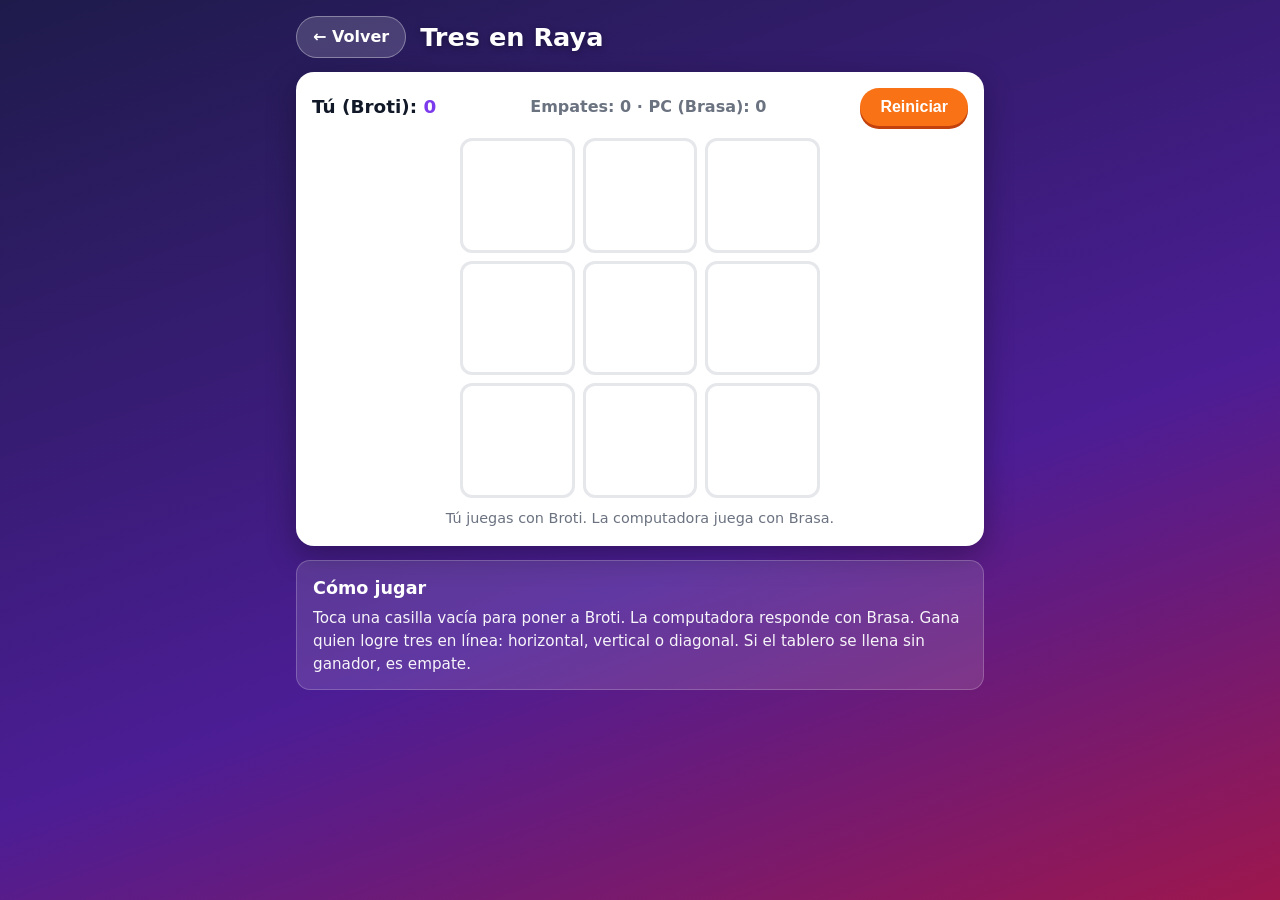
<file: juegos/tres-en-raya.html>
<!DOCTYPE html>
<html lang="es-MX">
<head>
<meta charset="UTF-8">
<meta name="viewport" content="width=device-width, initial-scale=1">
<title>Tres en Raya — Chispa Juegos</title>
<link rel="stylesheet" href="juegos.css">
<style>
  #board { display: grid; grid-template-columns: repeat(3, 1fr); gap: 8px; max-width: 360px; margin: 0 auto; }
  .cell { aspect-ratio: 1; font-size: 3rem; font-weight: 800; background: #fff; border: 3px solid #e5e7eb; border-radius: 12px; cursor: pointer; color: #111827; display: flex; align-items: center; justify-content: center; }
  .cell canvas { width: 72%; height: 72%; image-rendering: pixelated; }
  .cell:hover:not(:disabled) { border-color: #7c3aed; background: #f5f3ff; }
  .cell.x { color: #dc2626; }
  .cell.o { color: #2563eb; }
  .cell:disabled { cursor: default; }
  .cell.win-cell { background: #dcfce7; border-color: #22c55e; }
</style>
</head>
<body>
<div class="wrap">
  <div class="topbar"><a class="back" href="../index.html">← Volver</a><h1>Tres en Raya</h1></div>
  <div class="panel">
    <div class="scorebar">
      <div class="score">Tú (Broti): <span id="score-x">0</span></div>
      <div class="best">Empates: <span id="score-d">0</span> · PC (Brasa): <span id="score-o">0</span></div>
      <button class="btn" id="restart">Reiniciar</button>
    </div>
    <div id="board"></div>
    <p class="hint">Tú juegas con Broti. La computadora juega con Brasa.</p>
    <div class="message" id="message"></div>
  </div>
  <div class="instructions">
    <h2>Cómo jugar</h2>
    <p>Toca una casilla vacía para poner a Broti. La computadora responde con Brasa. Gana quien logre tres en línea: horizontal, vertical o diagonal. Si el tablero se llena sin ganador, es empate.</p>
  </div>
</div>
<script src="sprites.js"></script>
<script>
(function () {
  "use strict";
  var S = window.SPRITES;
  var boardEl = document.getElementById("board");
  var msgEl = document.getElementById("message");
  var sxEl = document.getElementById("score-x");
  var sdEl = document.getElementById("score-d");
  var soEl = document.getElementById("score-o");
  var board, turn, over;
  var scores = { X: 0, D: 0, O: 0 };
  var LINES = [[0, 1, 2], [3, 4, 5], [6, 7, 8], [0, 3, 6], [1, 4, 7], [2, 5, 8], [0, 4, 8], [2, 4, 6]];

  function reset() {
    board = ["", "", "", "", "", "", "", "", ""];
    turn = "X"; over = false;
    msgEl.className = "message"; msgEl.textContent = "";
    boardEl.innerHTML = "";
    for (var i = 0; i < 9; i++) {
      var btn = document.createElement("button");
      btn.className = "cell";
      btn.setAttribute("data-i", i);
      btn.setAttribute("aria-label", "Casilla " + (i + 1));
      btn.addEventListener("click", function () { playerMove(+this.getAttribute("data-i")); });
      boardEl.appendChild(btn);
    }
  }

  function winner(b) {
    for (var i = 0; i < LINES.length; i++) {
      var l = LINES[i];
      if (b[l[0]] && b[l[0]] === b[l[1]] && b[l[1]] === b[l[2]]) return { who: b[l[0]], line: l };
    }
    return null;
  }

  function spriteCanvas(id) {
    var cv = document.createElement("canvas");
    cv.width = 64; cv.height = 64;
    var c2 = cv.getContext("2d");
    c2.imageSmoothingEnabled = false;
    S.drawCreature(c2, id, "idle", 0, 0, 0, 4, false);
    return cv;
  }

  function render() {
    for (var i = 0; i < 9; i++) {
      var btn = boardEl.children[i];
      btn.innerHTML = "";
      /* Broti es la X del jugador; Brasa es la O de la computadora */
      if (board[i] === "X") btn.appendChild(spriteCanvas("broti"));
      else if (board[i] === "O") btn.appendChild(spriteCanvas("brasa"));
      btn.classList.toggle("x", board[i] === "X");
      btn.classList.toggle("o", board[i] === "O");
      btn.disabled = over || board[i] !== "";
    }
  }

  function endGame(w) {
    over = true;
    if (w) {
      w.line.forEach(function (i) { boardEl.children[i].classList.add("win-cell"); });
      if (w.who === "X") { scores.X++; msgEl.textContent = "¡Ganaste! Broti logró tres en línea."; msgEl.className = "message show win"; }
      else { scores.O++; msgEl.textContent = "Ganó Brasa, la computadora. Inténtalo de nuevo."; msgEl.className = "message show lose"; }
    } else {
      scores.D++;
      msgEl.textContent = "Empate. Nadie logró tres en línea.";
      msgEl.className = "message show info";
    }
    sxEl.textContent = scores.X; sdEl.textContent = scores.D; soEl.textContent = scores.O;
    render();
  }

  function playerMove(i) {
    if (over || turn !== "X" || board[i]) return;
    board[i] = "X";
    render();
    var w = winner(board);
    if (w) return endGame(w);
    if (board.indexOf("") === -1) return endGame(null);
    turn = "O";
    setTimeout(computerMove, 450);
  }

  function computerMove() {
    if (over) return;
    var move = findWinning("O") ?? findWinning("X") ?? bestMove();
    board[move] = "O";
    render();
    var w = winner(board);
    if (w) return endGame(w);
    if (board.indexOf("") === -1) return endGame(null);
    turn = "X";
  }

  function findWinning(who) {
    for (var i = 0; i < 9; i++) {
      if (board[i]) continue;
      board[i] = who;
      var win = !!winner(board);
      board[i] = "";
      if (win) return i;
    }
    return null;
  }

  function bestMove() {
    var empty = [];
    for (var i = 0; i < 9; i++) if (!board[i]) empty.push(i);
    if (empty.indexOf(4) !== -1) return 4;
    var corners = empty.filter(function (i) { return i === 0 || i === 2 || i === 6 || i === 8; });
    if (corners.length) return corners[Math.floor(Math.random() * corners.length)];
    return empty[Math.floor(Math.random() * empty.length)];
  }

  document.getElementById("restart").addEventListener("click", reset);
  reset();
})();
</script>
</body>
</html>
</file>
<file: styles.css>
/* Chispa Juegos — estilos del portal */
* { box-sizing: border-box; margin: 0; padding: 0; }

:root {
  --navy: #1e1b4b;
  --purple: #7c3aed;
  --pink: #db2777;
  --orange: #f97316;
  --cyan: #06b6d4;
  --green: #22c55e;
  --yellow: #eab308;
  --red: #ef4444;
  --ink: #111827;
  --muted: #6b7280;
  --bg: #f1f5f9;
  --card: #ffffff;
}

body {
  font-family: "Segoe UI", system-ui, -apple-system, "Helvetica Neue", Arial, sans-serif;
  background: var(--bg);
  color: var(--ink);
  line-height: 1.5;
}

/* ---------- Encabezado ---------- */
header {
  background: linear-gradient(120deg, var(--navy) 0%, #4c1d95 55%, var(--pink) 100%);
  color: #fff;
  padding: 18px 16px 22px;
  position: sticky;
  top: 0;
  z-index: 50;
  box-shadow: 0 4px 18px rgba(0, 0, 0, .25);
}
.header-inner {
  max-width: 1100px;
  margin: 0 auto;
  display: flex;
  align-items: center;
  gap: 16px;
  flex-wrap: wrap;
}
.logo {
  display: flex;
  align-items: center;
  gap: 10px;
  text-decoration: none;
  color: #fff;
  flex-shrink: 0;
}
.logo-mark {
  width: 44px;
  height: 44px;
  border-radius: 12px;
  background: linear-gradient(135deg, var(--yellow), var(--orange) 60%, var(--pink));
  display: flex;
  align-items: center;
  justify-content: center;
  font-size: 26px;
  font-weight: 900;
  color: #fff;
  text-shadow: 0 2px 0 rgba(0, 0, 0, .25);
  box-shadow: inset 0 -3px 0 rgba(0, 0, 0, .2);
}
.logo-text { line-height: 1.1; }
.logo-text strong { font-size: 1.5rem; letter-spacing: .5px; display: block; }
.logo-text span { font-size: .8rem; opacity: .85; }
.search-box { flex: 1; min-width: 200px; display: flex; }
.search-box input {
  width: 100%;
  padding: 11px 16px;
  border: none;
  border-radius: 999px;
  font-size: 1rem;
  outline: none;
  background: rgba(255, 255, 255, .95);
  color: var(--ink);
}
.search-box input:focus { box-shadow: 0 0 0 3px var(--yellow); }

/* ---------- Chips de categorías ---------- */
.categories {
  max-width: 1100px;
  margin: 0 auto;
  padding: 16px 16px 4px;
  display: flex;
  gap: 8px;
  flex-wrap: wrap;
}
.chip {
  border: 2px solid #d1d5db;
  background: #fff;
  color: var(--ink);
  border-radius: 999px;
  padding: 7px 16px;
  font-size: .95rem;
  font-weight: 700;
  cursor: pointer;
  transition: all .15s ease;
}
.chip:hover { border-color: var(--purple); color: var(--purple); }
.chip.active {
  background: var(--purple);
  border-color: var(--purple);
  color: #fff;
  box-shadow: 0 3px 10px rgba(124, 58, 237, .4);
}

/* ---------- Contenido ---------- */
main { max-width: 1100px; margin: 0 auto; padding: 8px 16px 32px; }
section { margin-top: 24px; }
section h2 { font-size: 1.35rem; margin-bottom: 12px; }
section h2::before {
  content: "";
  display: inline-block;
  width: 10px;
  height: 22px;
  background: linear-gradient(var(--orange), var(--pink));
  border-radius: 4px;
  margin-right: 8px;
  vertical-align: -3px;
}

/* ---------- Destacado ---------- */
.featured {
  display: flex;
  gap: 0;
  background: linear-gradient(120deg, #0ea5e9, #22c55e 55%, #84cc16);
  border-radius: 20px;
  overflow: hidden;
  color: #fff;
  box-shadow: 0 10px 30px rgba(14, 165, 233, .35);
}
.featured canvas {
  width: 46%;
  min-height: 220px;
  display: block;
  background: #0c4a6e;
}
.featured-body { padding: 24px; flex: 1; display: flex; flex-direction: column; justify-content: center; }
.featured-body .tag {
  display: inline-block;
  background: rgba(0, 0, 0, .3);
  padding: 4px 12px;
  border-radius: 999px;
  font-size: .8rem;
  font-weight: 800;
  letter-spacing: 1px;
  text-transform: uppercase;
  width: fit-content;
}
.featured-body h3 { font-size: 1.8rem; margin: 10px 0 6px; }
.featured-body p { opacity: .95; margin-bottom: 16px; }
.play-btn {
  display: inline-block;
  background: #fff;
  color: #0c4a6e;
  font-weight: 800;
  font-size: 1.05rem;
  padding: 12px 26px;
  border-radius: 999px;
  text-decoration: none;
  width: fit-content;
  box-shadow: 0 4px 0 rgba(0, 0, 0, .2);
  transition: transform .12s ease;
}
.play-btn:hover { transform: translateY(-2px); }

/* ---------- Rejilla de juegos ---------- */
.grid {
  display: grid;
  grid-template-columns: repeat(auto-fill, minmax(220px, 1fr));
  gap: 16px;
}
.card {
  background: var(--card);
  border-radius: 16px;
  overflow: hidden;
  box-shadow: 0 3px 12px rgba(0, 0, 0, .1);
  transition: transform .15s ease, box-shadow .15s ease;
  display: flex;
  flex-direction: column;
  text-decoration: none;
  color: inherit;
}
.card:hover { transform: translateY(-4px); box-shadow: 0 10px 24px rgba(0, 0, 0, .18); }
.card canvas { width: 100%; aspect-ratio: 16 / 10; display: block; }
.card-body { padding: 12px 14px 14px; flex: 1; display: flex; flex-direction: column; gap: 4px; }
.card-body h3 { font-size: 1.05rem; }
.card-cat { font-size: .8rem; font-weight: 700; color: var(--purple); text-transform: uppercase; letter-spacing: .5px; }
.card-meta { display: flex; justify-content: space-between; align-items: center; margin-top: auto; }
.stars { color: var(--yellow); letter-spacing: 1px; font-size: .95rem; }
.stars small { color: var(--muted); letter-spacing: 0; }
.card-play {
  background: var(--orange);
  color: #fff;
  font-weight: 800;
  font-size: .85rem;
  padding: 5px 12px;
  border-radius: 999px;
}
.empty {
  grid-column: 1 / -1;
  text-align: center;
  color: var(--muted);
  padding: 40px 10px;
  font-size: 1.05rem;
  display: none;
}

/* ---------- Pie ---------- */
footer { background: var(--navy); color: #e5e7eb; margin-top: 40px; }
.footer-inner { max-width: 1100px; margin: 0 auto; padding: 32px 16px 40px; }
.footer-inner h2 { color: #fff; font-size: 1.3rem; margin-bottom: 10px; }
.footer-inner p { max-width: 720px; margin-bottom: 10px; }
.footer-inner ul { margin: 10px 0 10px 22px; max-width: 720px; }
.footer-inner li { margin-bottom: 4px; }
.footer-note { margin-top: 22px; font-size: .85rem; opacity: .7; }

/* ---------- Responsive ---------- */
@media (max-width: 640px) {
  .logo-text strong { font-size: 1.25rem; }
  .featured { flex-direction: column; }
  .featured canvas { width: 100%; min-height: 170px; }
  .featured-body h3 { font-size: 1.45rem; }
  .grid { grid-template-columns: repeat(auto-fill, minmax(160px, 1fr)); gap: 12px; }
  .search-box { order: 3; flex-basis: 100%; }
}
</file>
<file: juegos/juegos.css>
/* Chispa Juegos — estilos compartidos por todos los juegos */
* { box-sizing: border-box; margin: 0; padding: 0; }

body {
  font-family: "Segoe UI", system-ui, -apple-system, "Helvetica Neue", Arial, sans-serif;
  background: linear-gradient(160deg, #1e1b4b 0%, #4c1d95 60%, #9d174d 100%);
  background-attachment: fixed;
  color: #fff;
  min-height: 100vh;
  line-height: 1.5;
}

.wrap { max-width: 720px; margin: 0 auto; padding: 16px; }

.topbar { display: flex; align-items: center; gap: 14px; margin-bottom: 14px; flex-wrap: wrap; }
.topbar h1 { font-size: 1.6rem; text-shadow: 0 2px 6px rgba(0, 0, 0, .35); }

.back {
  display: inline-block;
  background: rgba(255, 255, 255, .16);
  color: #fff;
  text-decoration: none;
  font-weight: 700;
  padding: 8px 16px;
  border-radius: 999px;
  border: 1px solid rgba(255, 255, 255, .35);
  transition: background .15s ease;
}
.back:hover { background: rgba(255, 255, 255, .3); }

.panel {
  background: #fff;
  color: #111827;
  border-radius: 18px;
  padding: 16px;
  box-shadow: 0 10px 30px rgba(0, 0, 0, .3);
}

.scorebar {
  display: flex;
  justify-content: space-between;
  align-items: center;
  gap: 10px;
  flex-wrap: wrap;
  margin-bottom: 12px;
}
.score { font-weight: 800; font-size: 1.15rem; }
.score span { color: #7c3aed; }
.best { font-weight: 700; color: #6b7280; }

.btn {
  background: #f97316;
  color: #fff;
  border: none;
  padding: 10px 20px;
  border-radius: 999px;
  font-weight: 800;
  font-size: 1rem;
  cursor: pointer;
  box-shadow: 0 3px 0 #c2410c;
  transition: transform .1s ease, filter .15s ease;
}
.btn:hover { filter: brightness(1.08); }
.btn:active { transform: translateY(2px); box-shadow: none; }
.btn.secondary { background: #e5e7eb; color: #111827; box-shadow: 0 3px 0 #9ca3af; }
.btn.green { background: #22c55e; box-shadow: 0 3px 0 #15803d; }
.btn:disabled { opacity: .5; cursor: default; }

canvas {
  display: block;
  margin: 0 auto;
  max-width: 100%;
  height: auto;
  background: #0f172a;
  border-radius: 12px;
  touch-action: none;
}

.hint { text-align: center; color: #6b7280; font-size: .9rem; margin-top: 10px; }

.instructions {
  background: rgba(255, 255, 255, .12);
  border: 1px solid rgba(255, 255, 255, .2);
  border-radius: 14px;
  padding: 14px 16px;
  margin-top: 14px;
  font-size: .95rem;
}
.instructions h2 { font-size: 1.1rem; margin-bottom: 6px; }
.instructions p, .instructions li { opacity: .95; }
.instructions ul { margin-left: 20px; }

.message {
  display: none;
  text-align: center;
  font-weight: 800;
  font-size: 1.15rem;
  padding: 10px;
  border-radius: 10px;
  margin-top: 12px;
}
.message.show { display: block; }
.message.win { background: #dcfce7; color: #166534; }
.message.lose { background: #fee2e2; color: #991b1b; }
.message.info { background: #dbeafe; color: #1e40af; }

@media (max-width: 640px) {
  .topbar h1 { font-size: 1.3rem; }
  .panel { padding: 12px; }
}
</file>
